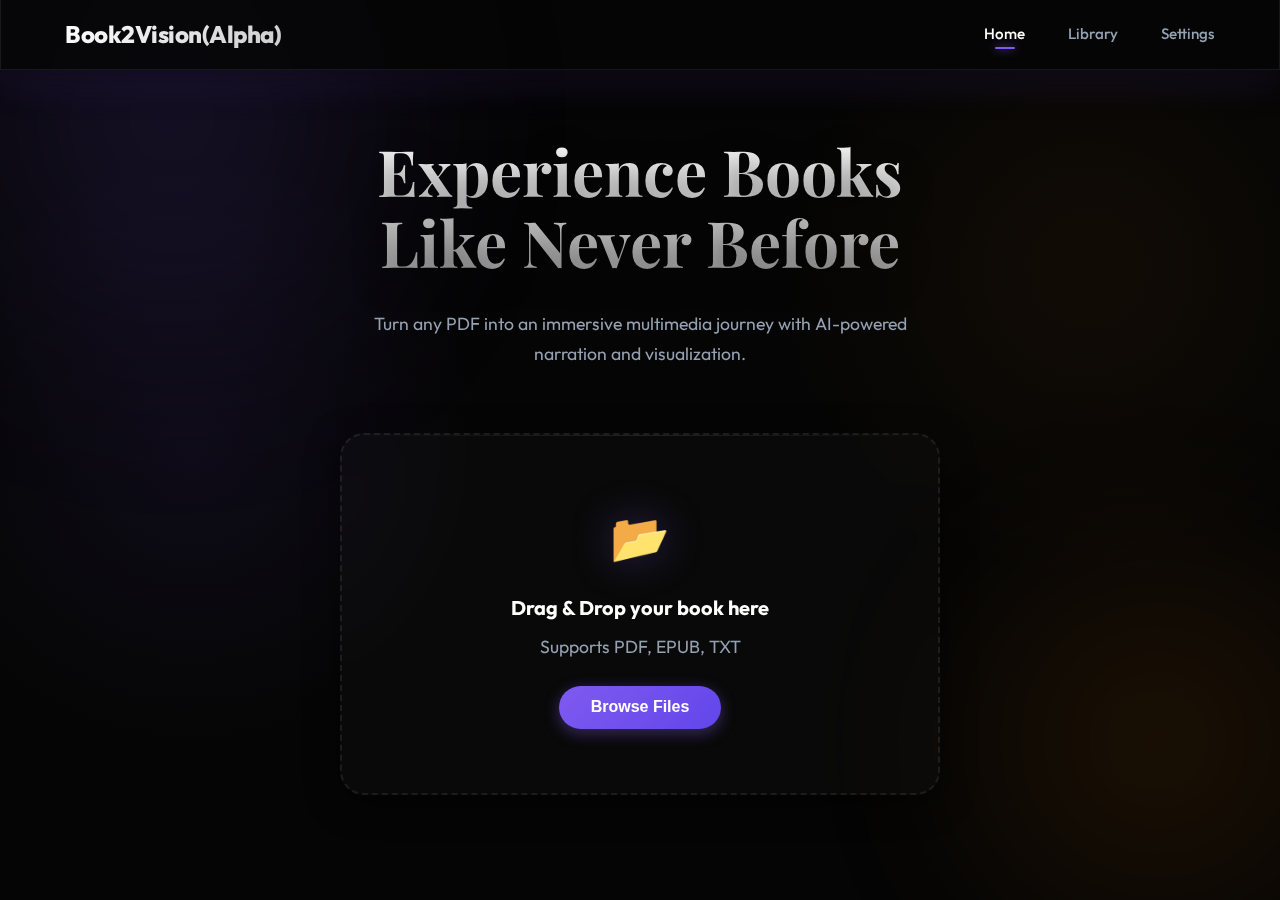
<file: web/index.html>
<!DOCTYPE html>
<html lang="en">

<head>
    <meta charset="UTF-8">
    <meta name="viewport" content="width=device-width, initial-scale=1.0">
    <title>Book2Vision | Transform Your Reading</title>
    <link rel="preconnect" href="https://fonts.googleapis.com">
    <link rel="preconnect" href="https://fonts.gstatic.com" crossorigin>
    <link
        href="https://fonts.googleapis.com/css2?family=Outfit:wght@300;400;600;700&family=Playfair+Display:wght@400;700&display=swap"
        rel="stylesheet">
    <link rel="stylesheet" href="style.css">
</head>

<body>

    <!-- Background Elements -->
    <div class="bg-orb orb-1"></div>
    <div class="bg-orb orb-2"></div>

    <!-- Navbar -->
    <nav class="navbar glass">
        <div class="logo">Book2Vision(Alpha)</div>
        <div class="hamburger" onclick="toggleMenu()">
            <span></span>
            <span></span>
            <span></span>
        </div>
        <div class="nav-links">
            <a href="#" class="active">Home</a>
            <a href="#">Library</a>
            <a href="#">Settings</a>
        </div>
    </nav>

    <!-- Hero / Upload Section -->
    <section id="hero" class="container">
        <div class="hero-content">
            <h1>Experience Books <br> Like Never Before</h1>
            <p>Turn any PDF into an immersive multimedia journey with AI-powered narration and visualization.</p>

            <div class="upload-zone glass" id="drop-zone">
                <div class="upload-icon">📂</div>
                <h3>Drag & Drop your book here</h3>
                <p>Supports PDF, EPUB, TXT</p>
                <input type="file" id="file-input" hidden>
                <button class="btn-primary" onclick="document.getElementById('file-input').click()">Browse
                    Files</button>
            </div>
            <div id="upload-status" class="hidden">
                <!-- From Uiverse.io by anand_4957 -->
                <div class="book">
                    <div class="book__pg-shadow"></div>
                    <div class="book__pg"></div>
                    <div class="book__pg book__pg--2"></div>
                    <div class="book__pg book__pg--3"></div>
                    <div class="book__pg book__pg--4"></div>
                    <div class="book__pg book__pg--5"></div>
                </div>
                <p style="margin-top: 2rem;">Analyzing your book...</p>
            </div>
        </div>
    </section>

    <!-- Dashboard (Hidden initially) -->
    <section id="dashboard" class="container hidden">

        <!-- Top Bar: Book Info & Settings -->
        <div class="dashboard-header glass">
            <div class="book-info">
                <h2 id="book-title">Book Title</h2>
                <p id="book-author">Author Name</p>
            </div>
            <div class="settings-group">
                <div class="setting-item">
                    <label>Voice ID</label>
                    <input type="text" id="voice-id-input" class="glass-input" value="21m00Tcm4TlvDq8ikWAM"
                        placeholder="Enter Voice ID" style="width: 150px;">
                </div>

                <div class="setting-item">
                    <label>Stability: <span id="stability-val">0.5</span></label>
                    <input type="range" id="stability-range" min="0" max="1" step="0.05" value="0.5">
                </div>

                <div class="setting-item">
                    <label>Similarity: <span id="similarity-val">0.75</span></label>
                    <input type="range" id="similarity-range" min="0" max="1" step="0.05" value="0.75">
                </div>

                <div class="setting-item">
                    <label>Style: <span id="style-val">0.0</span></label>
                    <input type="range" id="style-range" min="0" max="1" step="0.05" value="0.0">
                </div>

                <div class="setting-item">
                    <label>Boost</label>
                    <input type="checkbox" id="speaker-boost-check" checked>
                </div>

                <div class="setting-item">
                    <label>Art Style</label>
                    <select id="style-select" class="glass-input">
                        <option value="storybook">Storybook</option>
                        <option value="cinematic">Cinematic</option>
                        <option value="anime">Anime</option>
                        <option value="watercolor">Watercolor</option>
                    </select>
                </div>
            </div>
        </div>

        <div class="dashboard-grid">
            <!-- Left: Entities -->
            <div class="panel-left glass">
                <h3>Characters</h3>
                <div id="entities-list" class="entities-grid">
                    <!-- Entities injected here -->
                </div>
            </div>

            <!-- Center: Audio Player & Q&A -->
            <div class="panel-center">
                <!-- Audio Player -->
                <div class="audio-player-ui glass">
                    <div class="player-header">
                        <h3>Audiobook Player</h3>
                        <button id="btn-audio" class="btn-sm">Generate Audio</button>
                    </div>
                    <div class="progress-container">
                        <div class="progress-bar" id="audio-progress"></div>
                    </div>
                    <div class="player-controls">
                        <button class="btn-control" onclick="skip(-15)">↺ 15s</button>
                        <button class="btn-play" id="btn-play-pause" onclick="toggleAudio()">▶</button>
                        <button class="btn-control" onclick="skip(15)">15s ↻</button>
                    </div>
                    <div class="time-display">0:00 / 0:00</div>
                    <!-- Hidden audio element for logic -->
                    <audio id="audio-player" hidden></audio>
                </div>

                <!-- Q&A Section -->
                <div class="qa-section glass">
                    <h3>Ask the Book</h3>
                    <div class="qa-input-wrapper">
                        <input type="text" placeholder="Ask a question about the story..." class="glass-input qa-input">
                        <button class="btn-send">→</button>
                    </div>
                    <div class="qa-suggestions">
                        <span class="chip">Why was Rex scared?</span>
                        <span class="chip">What happened after the meteor?</span>
                    </div>
                    <div class="qa-answer hidden" id="qa-answer">
                        <strong>Answer:</strong> <span id="qa-text">Rex was brave because...</span>
                    </div>
                </div>
            </div>

            <!-- Right: Generated Image -->
            <div class="panel-image glass">
                <div class="player-header">
                    <h3>Generated Image</h3>
                    <button id="btn-visuals" class="btn-sm">Generate</button>
                </div>
                <div class="image-display" id="image-display">
                    <div class="placeholder-text">Generating visuals...</div>
                </div>
            </div>
        </div>
    </section>

    <script src="script.js"></script>
</body>

</html>
</file>
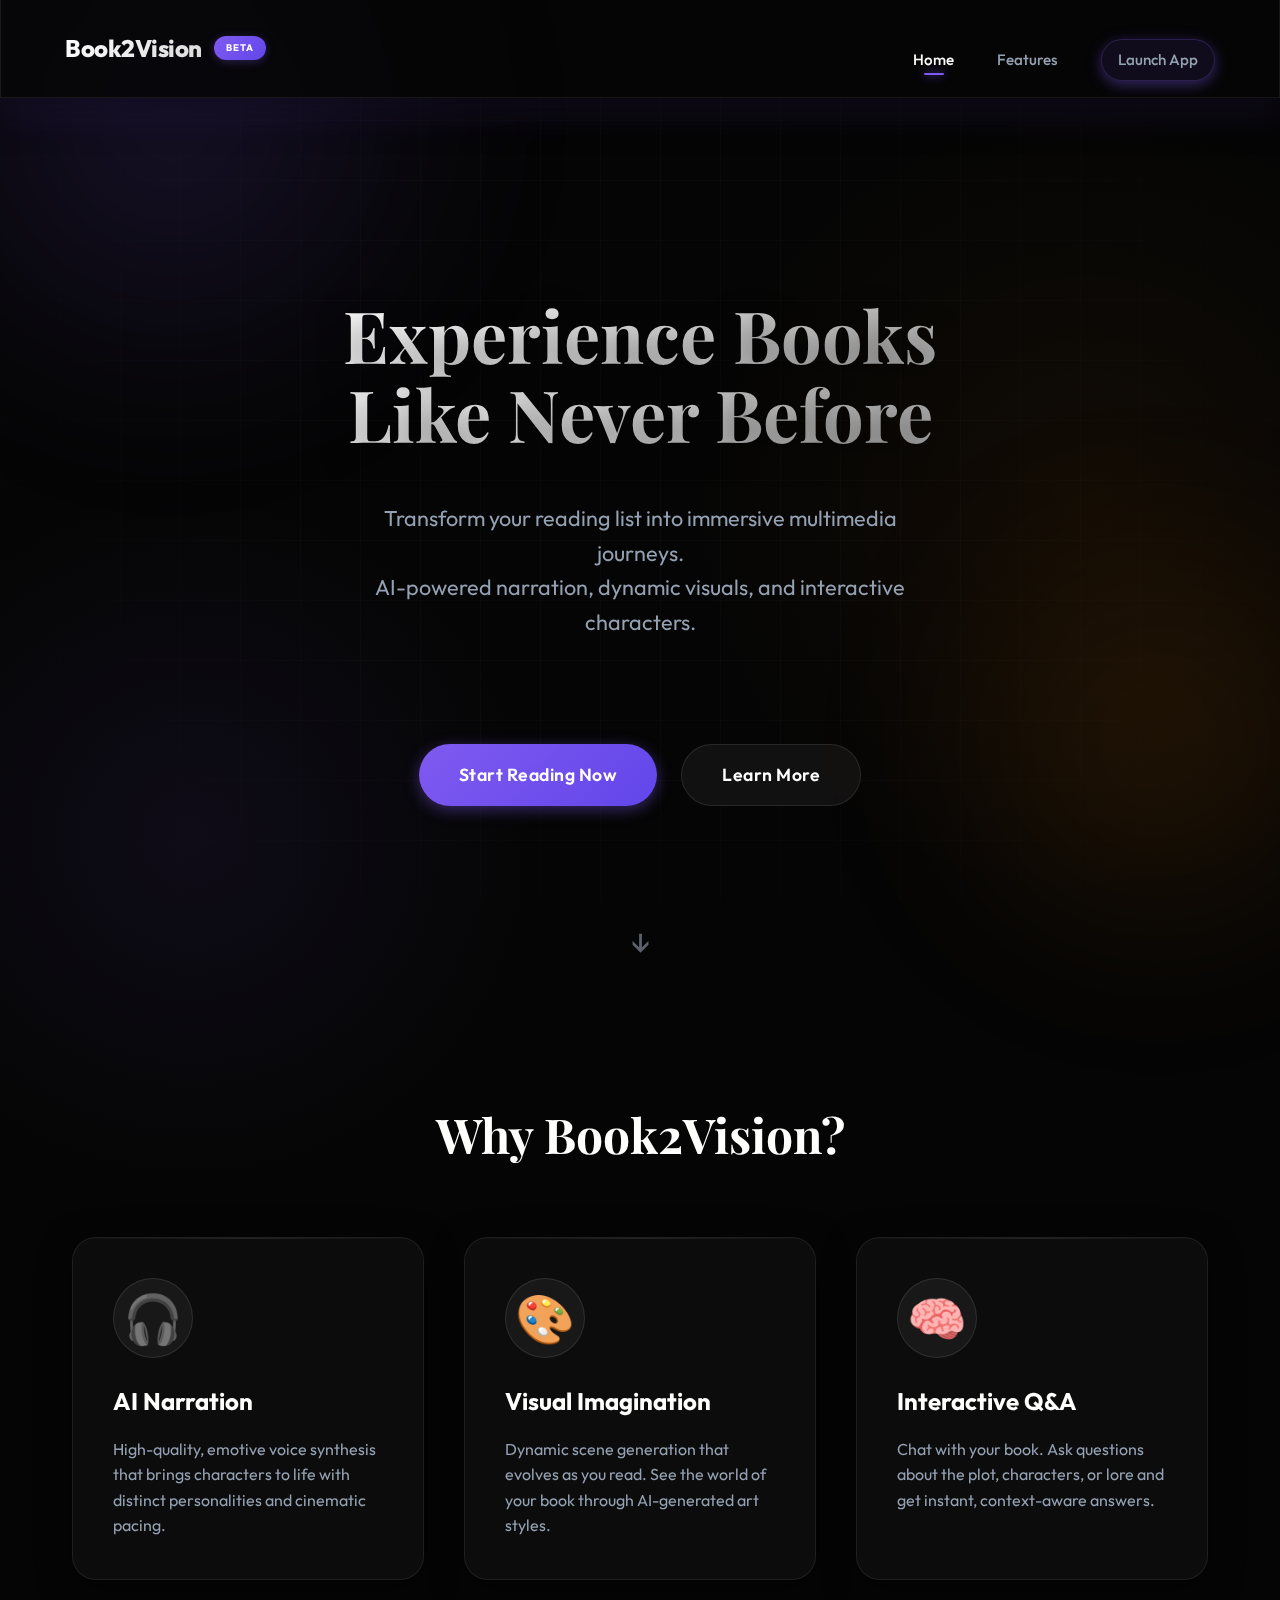
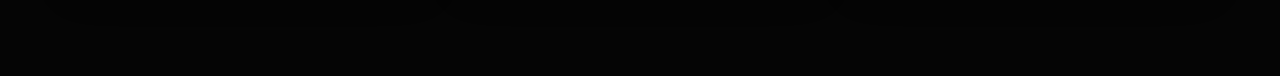
<file: web/landing.html>
<!DOCTYPE html>
<html lang="en">

<head>
    <meta charset="UTF-8">
    <meta name="viewport" content="width=device-width, initial-scale=1.0">
    <title>Book2Vision | Welcome</title>
    <link rel="preconnect" href="https://fonts.googleapis.com">
    <link rel="preconnect" href="https://fonts.gstatic.com" crossorigin>
    <link
        href="https://fonts.googleapis.com/css2?family=Outfit:wght@300;400;600;700&family=Playfair+Display:wght@400;700&display=swap"
        rel="stylesheet">
    <link rel="stylesheet" href="style.css">
    <style>
        /* Landing specific overrides */
        html {
            scroll-behavior: smooth;
        }

        .landing-hero {
            height: 100vh;
            display: flex;
            flex-direction: column;
            justify-content: center;
            align-items: center;
            text-align: center;
            padding: 0 2rem;
            position: relative;
        }

        .hero-content {
            max-width: 800px;
            z-index: 2;
        }

        .hero-content h1 {
            font-family: 'Playfair Display', serif;
            font-size: 4.5rem;
            margin-bottom: 1.5rem;
            line-height: 1.1;
            background: linear-gradient(135deg, #fff 0%, #a5a5a5 100%);
            -webkit-background-clip: text;
            -webkit-text-fill-color: transparent;
        }

        .hero-content p {
            font-size: 1.35rem;
            color: var(--text-muted);
            margin-bottom: 3rem;
            line-height: 1.6;
        }

        .scroll-indicator {
            position: absolute;
            bottom: 2rem;
            left: 50%;
            transform: translateX(-50%);
            font-size: 2rem;
            animation: bounce 2s infinite;
            opacity: 0.6;
            color: var(--text-muted);
        }

        @keyframes bounce {

            0%,
            20%,
            50%,
            80%,
            100% {
                transform: translateX(-50%) translateY(0);
            }

            40% {
                transform: translateX(-50%) translateY(-10px);
            }

            60% {
                transform: translateX(-50%) translateY(-5px);
            }
        }

        .features-section {
            padding: 6rem 2rem;
            max-width: 1200px;
            margin: 0 auto;
        }

        .features-grid {
            display: grid;
            grid-template-columns: repeat(auto-fit, minmax(300px, 1fr));
            gap: 2.5rem;
        }

        .feature-card {
            padding: 2.5rem;
            text-align: left;
            transition: transform 0.3s ease, box-shadow 0.3s ease;
            height: 100%;
            display: flex;
            flex-direction: column;
            background: rgba(255, 255, 255, 0.03);
            /* Slightly lighter glass */
        }

        .feature-card:hover {
            transform: translateY(-8px);
            box-shadow: 0 20px 40px rgba(0, 0, 0, 0.3);
            border-color: var(--primary);
        }

        .feature-icon {
            font-size: 3rem;
            margin-bottom: 1.5rem;
            display: inline-block;
            background: rgba(255, 255, 255, 0.05);
            width: 80px;
            height: 80px;
            display: flex;
            align-items: center;
            justify-content: center;
            border-radius: 50%;
            border: 1px solid rgba(255, 255, 255, 0.1);
        }

        .feature-card h3 {
            font-size: 1.5rem;
            margin-bottom: 1rem;
            color: var(--text-main);
        }

        .feature-card p {
            color: var(--text-muted);
            line-height: 1.6;
            font-size: 1rem;
        }

        .section-title {
            text-align: center;
            font-family: 'Playfair Display', serif;
            font-size: 3rem;
            margin-bottom: 4rem;
        }

        /* Premium Button Styles */
        .btn-group {
            display: flex;
            gap: 1.5rem;
            justify-content: center;
            margin-top: 2rem;
        }

        .landing-btn {
            padding: 1rem 2.5rem;
            font-size: 1.1rem;
            font-weight: 600;
            border-radius: 50px;
            text-decoration: none;
            transition: all 0.3s cubic-bezier(0.25, 0.8, 0.25, 1);
            position: relative;
            overflow: hidden;
            letter-spacing: 0.5px;
            display: inline-flex;
            align-items: center;
            justify-content: center;
        }

        .btn-glow {
            background: linear-gradient(135deg, #7F5AF0 0%, #6246EA 100%);
            color: white;
            border: none;
            box-shadow: 0 4px 15px rgba(127, 90, 240, 0.4);
        }

        .btn-glow:hover {
            transform: translateY(-3px);
            box-shadow: 0 8px 25px rgba(127, 90, 240, 0.6);
        }

        .btn-glass {
            background: rgba(255, 255, 255, 0.05);
            border: 1px solid rgba(255, 255, 255, 0.1);
            color: white;
            backdrop-filter: blur(10px);
        }

        .btn-glass:hover {
            background: rgba(255, 255, 255, 0.1);
            border-color: rgba(255, 255, 255, 0.3);
            transform: translateY(-3px);
        }

        /* Responsive Design */
        @media (max-width: 768px) {
            .hero-content h1 {
                font-size: 2.8rem;
            }

            .btn-group {
                flex-direction: column;
                width: 100%;
                max-width: 300px;
                margin-left: auto;
                margin-right: auto;
            }

            .landing-btn {
                width: 100%;
            }
        }
    </style>
</head>

<body>

    <!-- Background Elements -->
    <div class="bg-orb orb-1"></div>
    <div class="bg-orb orb-2"></div>
    <div class="bg-grid"></div>

    <!-- Navbar -->
    <nav class="navbar glass">
        <div class="logo">Book2Vision <span class="badge">Beta</span></div>
        <div class="nav-links">
            <a href="#" class="active">Home</a>
            <a href="#features">Features</a>
            <a href="modes.html" class="btn-sm btn-primary">Launch App</a>
        </div>
    </nav>

    <!-- Hero Section -->
    <header class="landing-hero">
        <div class="hero-content fade-in">
            <h1>Experience Books <br> Like Never Before</h1>
            <p>Transform your reading list into immersive multimedia journeys. <br> AI-powered narration, dynamic
                visuals, and interactive characters.</p>

            <div class="btn-group">
                <a href="modes.html" class="landing-btn btn-glow">
                    Start Reading Now
                </a>
                <a href="#features" class="landing-btn btn-glass">
                    Learn More
                </a>
            </div>
        </div>

        <div class="scroll-indicator">↓</div>
    </header>

    <!-- Features Section (Now Outside Header) -->
    <section id="features" class="features-section fade-in">
        <h2 class="section-title">Why Book2Vision?</h2>
        <div class="features-grid">
            <div class="feature-card glass">
                <span class="feature-icon">🎧</span>
                <h3>AI Narration</h3>
                <p>High-quality, emotive voice synthesis that brings characters to life with distinct personalities
                    and cinematic pacing.</p>
            </div>

            <div class="feature-card glass">
                <span class="feature-icon">🎨</span>
                <h3>Visual Imagination</h3>
                <p>Dynamic scene generation that evolves as you read. See the world of your book through
                    AI-generated art styles.</p>
            </div>

            <div class="feature-card glass">
                <span class="feature-icon">🧠</span>
                <h3>Interactive Q&A</h3>
                <p>Chat with your book. Ask questions about the plot, characters, or lore and get instant,
                    context-aware answers.</p>
            </div>
        </div>
    </section>

</body>

</html>
</file>
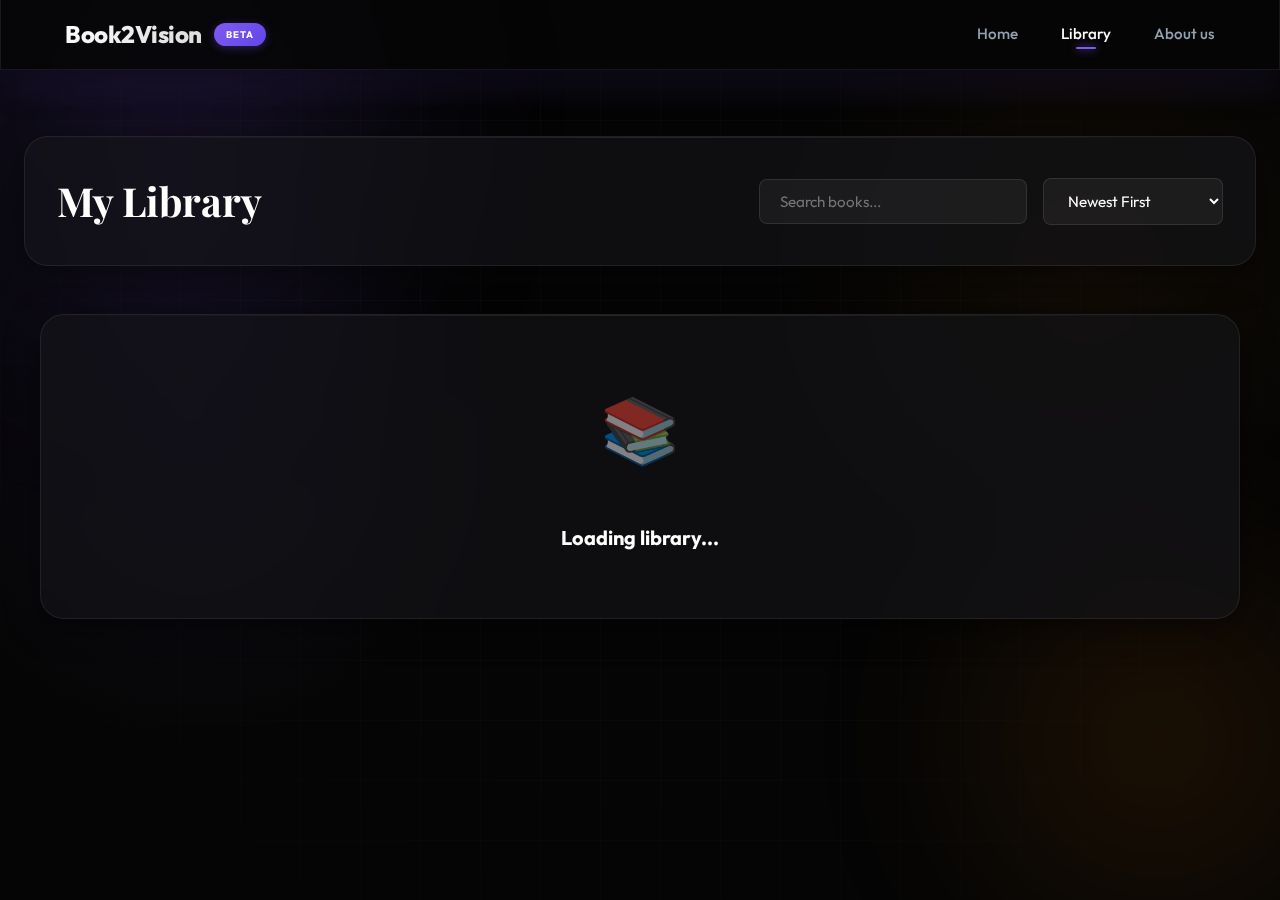
<file: web/library.html>
<!DOCTYPE html>
<html lang="en">

<head>
    <meta charset="UTF-8">
    <meta name="viewport" content="width=device-width, initial-scale=1.0">
    <title>My Library | Book2Vision</title>
    <meta name="description" content="Your personal library of AI-enhanced books.">
    <link rel="preconnect" href="https://fonts.googleapis.com">
    <link rel="preconnect" href="https://fonts.gstatic.com" crossorigin>
    <link
        href="https://fonts.googleapis.com/css2?family=Outfit:wght@300;400;500;600;700&family=Playfair+Display:wght@400;700&display=swap"
        rel="stylesheet">
    <link rel="stylesheet" href="style.css?v=19">
    <style>
        /* Library-specific styles */
        .library-header {
            margin-bottom: 3rem;
            padding: 2rem;
            display: flex;
            justify-content: space-between;
            align-items: center;
            flex-wrap: wrap;
            gap: 1.5rem;
        }

        .library-header h2 {
            font-family: 'Playfair Display', serif;
            font-size: 2.5rem;
            margin: 0;
        }

        .library-controls {
            display: flex;
            gap: 1rem;
            flex-wrap: wrap;
        }

        .glass-input {
            padding: 0.75rem 1.25rem;
            background: rgba(255, 255, 255, 0.05);
            border: 1px solid rgba(255, 255, 255, 0.1);
            border-radius: var(--radius-sm);
            color: var(--text-main);
            font-size: 0.95rem;
            transition: var(--transition);
        }

        .glass-input:focus {
            outline: none;
            border-color: var(--primary);
            background: rgba(255, 255, 255, 0.08);
        }

        #library-search {
            min-width: 250px;
        }

        /* Enhanced Book Cards */
        .library-grid {
            display: grid;
            grid-template-columns: repeat(auto-fill, minmax(220px, 1fr));
            gap: 2.5rem;
            margin-top: 2rem;
        }

        .book-card {
            background: transparent;
            border: none;
            border-radius: var(--radius-md);
            padding: 0;
            overflow: visible;
            transition: all 0.3s ease;
            display: flex;
            flex-direction: column;
            height: auto;
            position: relative;
        }

        .book-card:hover {
            transform: translateY(-8px);
        }

        .book-thumbnail {
            width: 100%;
            aspect-ratio: 2 / 3;
            background: linear-gradient(135deg, rgba(127, 90, 240, 0.1), rgba(44, 182, 125, 0.1));
            border-radius: var(--radius-md);
            overflow: hidden;
            position: relative;
            box-shadow: 0 10px 30px rgba(0, 0, 0, 0.3);
            border: 1px solid rgba(255, 255, 255, 0.1);
            transition: var(--transition);
        }

        .book-card:hover .book-thumbnail {
            box-shadow: 0 20px 40px rgba(127, 90, 240, 0.25);
            border-color: rgba(127, 90, 240, 0.4);
        }

        .book-thumbnail img {
            width: 100%;
            height: 100%;
            object-fit: cover;
            transition: transform 0.5s ease;
        }

        .book-card:hover .book-thumbnail img {
            transform: scale(1.05);
        }

        .book-thumbnail.no-image {
            background: linear-gradient(135deg, #2a2a3e 0%, #1a1a2e 100%);
            display: flex;
            align-items: center;
            justify-content: center;
            flex-direction: column;
            gap: 1rem;
            padding: 1rem;
            text-align: center;
        }

        .poster-placeholder-text {
            font-family: 'Playfair Display', serif;
            font-size: 1.5rem;
            color: rgba(255, 255, 255, 0.2);
            line-height: 1.2;
        }

        .book-content {
            padding: 1.25rem 0.5rem 0.5rem;
            flex: 1;
            display: flex;
            flex-direction: column;
            text-align: center;
        }

        .book-title {
            font-family: 'Playfair Display', serif;
            font-size: 1.1rem;
            font-weight: 700;
            margin-bottom: 0.3rem;
            color: var(--text-main);
            overflow: hidden;
            text-overflow: ellipsis;
            display: -webkit-box;
            -webkit-line-clamp: 2;
            -webkit-box-orient: vertical;
            line-height: 1.3;
        }

        .book-author {
            color: var(--text-muted);
            font-size: 0.8rem;
            text-transform: uppercase;
            letter-spacing: 1px;
            margin-bottom: 1rem;
        }

        .book-footer {
            margin-top: auto;
            display: flex;
            justify-content: space-between;
            align-items: center;
            font-size: 0.8rem;
            color: var(--text-muted);
            border-top: 1px solid rgba(255, 255, 255, 0.05);
            padding-top: 0.8rem;
        }

        .btn-open-link {
            color: var(--primary);
            text-decoration: none;
            font-weight: 600;
            transition: var(--transition);
            display: inline-flex;
            align-items: center;
            gap: 0.25rem;
        }

        .btn-open-link:hover {
            color: var(--primary-hover);
            transform: translateX(3px);
        }

        /* Hover Actions Overlay */
        .book-actions-overlay {
            position: absolute;
            top: 0;
            left: 0;
            width: 100%;
            height: 100%;
            background: rgba(0, 0, 0, 0.6);
            backdrop-filter: blur(4px);
            display: flex;
            flex-direction: column;
            align-items: center;
            justify-content: center;
            gap: 1rem;
            opacity: 0;
            transition: var(--transition);
            border-radius: var(--radius-md);
        }

        .book-thumbnail:hover .book-actions-overlay {
            opacity: 1;
        }

        .btn-action-round {
            width: 48px;
            height: 48px;
            border-radius: 50%;
            background: rgba(255, 255, 255, 0.1);
            border: 1px solid rgba(255, 255, 255, 0.2);
            color: white;
            display: flex;
            align-items: center;
            justify-content: center;
            font-size: 1.2rem;
            cursor: pointer;
            transition: var(--transition-bounce);
        }

        .btn-action-round:hover {
            background: var(--primary);
            border-color: var(--primary);
            transform: scale(1.1);
        }

        .btn-generate-poster {
            position: absolute;
            top: 10px;
            right: 10px;
            background: rgba(0, 0, 0, 0.5);
            border: 1px solid rgba(255, 255, 255, 0.2);
            color: white;
            border-radius: var(--radius-round);
            padding: 0.4rem 0.8rem;
            font-size: 0.7rem;
            cursor: pointer;
            backdrop-filter: blur(4px);
            transition: var(--transition);
            display: flex;
            align-items: center;
            gap: 0.4rem;
            z-index: 2;
        }

        .btn-generate-poster:hover {
            background: var(--primary);
            border-color: var(--primary);
        }

        .book-meta {
            display: flex;
            gap: 1rem;
            margin-bottom: 1rem;
            flex-wrap: wrap;
        }

        .meta-badge {
            display: inline-flex;
            align-items: center;
            gap: 0.5rem;
            padding: 0.4rem 0.8rem;
            background: rgba(255, 255, 255, 0.05);
            border-radius: var(--radius-round);
            font-size: 0.85rem;
            color: var(--text-muted);
        }

        .characters-preview {
            display: flex;
            gap: 0.5rem;
            margin-top: auto;
            padding-top: 1rem;
            border-top: 1px solid rgba(255, 255, 255, 0.05);
        }

        .character-avatar {
            width: 32px;
            height: 32px;
            border-radius: 50%;
            background: rgba(127, 90, 240, 0.2);
            display: flex;
            align-items: center;
            justify-content: center;
            font-size: 1rem;
            border: 2px solid rgba(255, 255, 255, 0.1);
        }

        .book-actions {
            padding: 1rem 1.5rem;
            background: rgba(0, 0, 0, 0.2);
            border-top: 1px solid rgba(255, 255, 255, 0.05);
            display: flex;
            gap: 0.75rem;
        }

        .btn-open-book {
            flex: 1;
            padding: 0.75rem 1.5rem;
            background: linear-gradient(135deg, #7F5AF0 0%, #6246EA 100%);
            color: white;
            border: none;
            border-radius: var(--radius-sm);
            font-weight: 600;
            cursor: pointer;
            transition: all 0.3s ease;
            text-decoration: none;
            text-align: center;
            display: inline-flex;
            align-items: center;
            justify-content: center;
            gap: 0.5rem;
        }

        .btn-open-book:hover {
            transform: translateY(-2px);
            box-shadow: 0 5px 15px rgba(127, 90, 240, 0.4);
        }

        .btn-delete {
            padding: 0.75rem;
            background: rgba(239, 69, 101, 0.1);
            border: 1px solid rgba(239, 69, 101, 0.2);
            color: var(--danger);
            border-radius: var(--radius-sm);
            cursor: pointer;
            transition: all 0.3s ease;
        }

        .btn-delete:hover {
            background: rgba(239, 69, 101, 0.2);
        }

        .library-empty-state {
            grid-column: 1 / -1;
            text-align: center;
            padding: 4rem 2rem;
        }

        .icon-large {
            font-size: 4rem;
            margin-bottom: 1rem;
            opacity: 0.5;
        }

        @media (max-width: 768px) {
            .library-grid {
                grid-template-columns: 1fr;
            }

            .library-header {
                flex-direction: column;
                align-items: flex-start;
            }
        }
    </style>
</head>

<body>

    <!-- Background Elements -->
    <div class="bg-orb orb-1" aria-hidden="true"></div>
    <div class="bg-orb orb-2" aria-hidden="true"></div>
    <div class="bg-grid" aria-hidden="true"></div>

    <!-- Navbar -->
    <nav class="navbar glass" aria-label="Main navigation">
        <div class="logo">Book2Vision <span class="badge">Beta</span></div>
        <div class="hamburger" onclick="toggleMenu()" aria-label="Toggle menu" role="button" tabindex="0">
            <span></span>
            <span></span>
            <span></span>
        </div>
        <div class="nav-links">
            <a href="index.html">Home</a>
            <a href="library.html" class="active" aria-current="page">Library</a>
            <a href="about.html">About us</a>
        </div>
    </nav>

    <!-- Toast Notification Container -->
    <div id="toast-container" aria-live="polite"></div>

    <main>
        <!-- Library Section -->
        <section id="library" class="container fade-in">
            <div class="library-header glass">
                <h2>My Library</h2>
                <div class="library-controls">
                    <input type="text" id="library-search" placeholder="Search books..." class="glass-input"
                        oninput="filterLibrary()" aria-label="Search books">
                    <select id="library-sort" class="glass-input" onchange="sortLibrary()" aria-label="Sort books">
                        <option value="date-desc">Newest First</option>
                        <option value="date-asc">Oldest First</option>
                        <option value="title-asc">A-Z</option>
                    </select>
                </div>
            </div>

            <div id="library-grid" class="library-grid" aria-label="Book library grid">
                <!-- Books injected here -->
                <div class="library-empty-state glass">
                    <div class="icon-large" aria-hidden="true">📚</div>
                    <h3>Loading library...</h3>
                </div>
            </div>
        </section>
    </main>

    <script src="script.js?v=12"></script>
    <script>
        // Explicit library initialization
        console.log('Library page loaded, calling fetchLibrary()');
        if (typeof fetchLibrary === 'function') {
            fetchLibrary();
        } else {
            console.error('fetchLibrary function not found!');
        }
    </script>
</body>

</html>
</file>
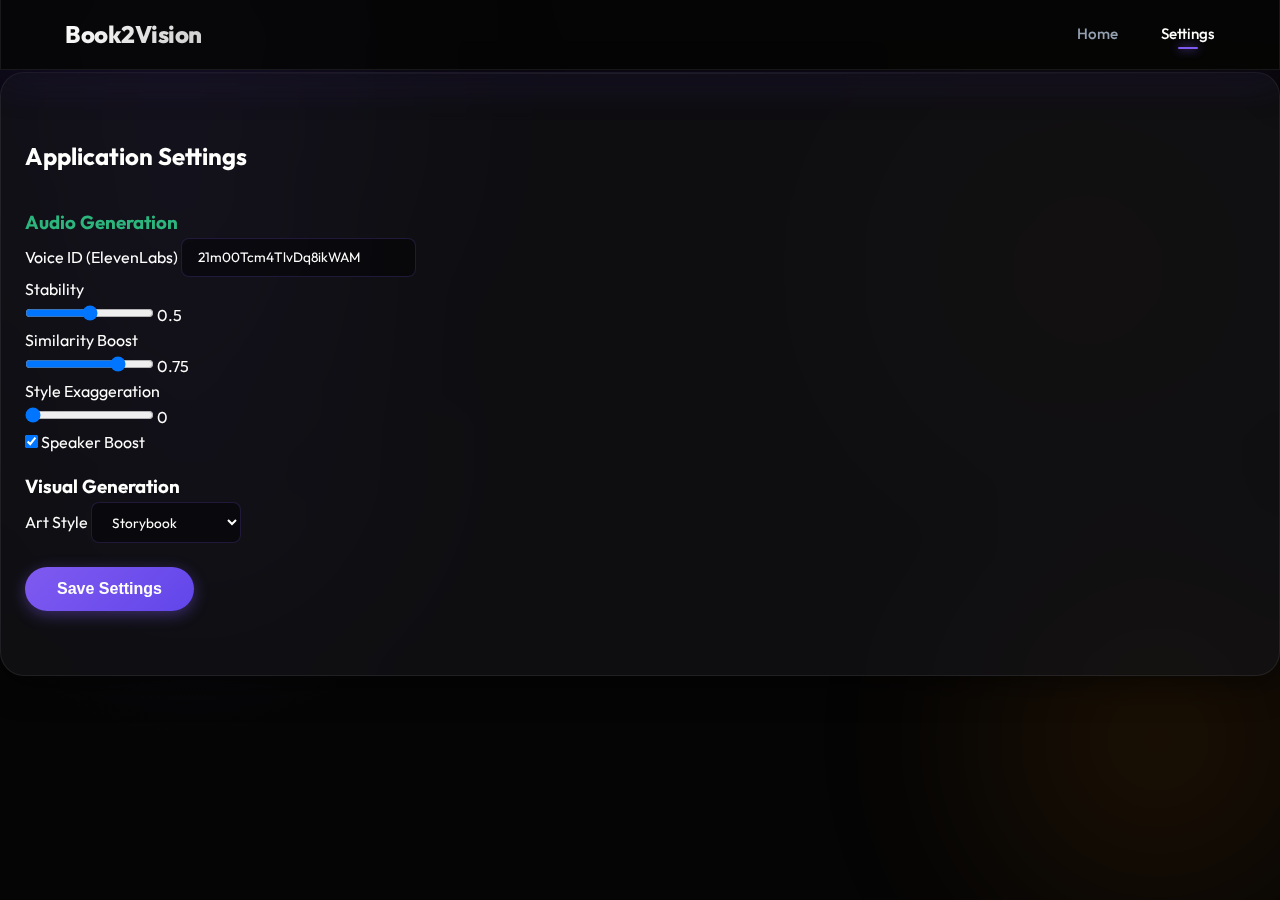
<file: web/settings.html>
<!DOCTYPE html>
<html lang="en">

<head>
    <meta charset="UTF-8">
    <meta name="viewport" content="width=device-width, initial-scale=1.0">
    <title>Book2Vision | Settings</title>
    <link rel="preconnect" href="https://fonts.googleapis.com">
    <link rel="preconnect" href="https://fonts.gstatic.com" crossorigin>
    <link
        href="https://fonts.googleapis.com/css2?family=Outfit:wght@300;400;600;700&family=Playfair+Display:wght@400;700&display=swap"
        rel="stylesheet">
    <link rel="stylesheet" href="style.css">
</head>

<body>

    <!-- Background Elements -->
    <div class="bg-orb orb-1"></div>
    <div class="bg-orb orb-2"></div>

    <!-- Navbar -->
    <nav class="navbar glass">
        <div class="logo">Book2Vision</div>
        <div class="nav-links">
            <a href="index.html">Home</a>
            <a href="#" class="active">Settings</a>
        </div>
    </nav>

    <!-- Settings Section -->
    <section class="container settings-container glass">
        <h2 style="margin-bottom: 2rem;">Application Settings</h2>

        <div class="settings-form">
            <!-- Audio Settings -->
            <h3 style="color: var(--secondary);">Audio Generation</h3>

            <div class="form-group">
                <label for="voice-id">Voice ID (ElevenLabs)</label>
                <input type="text" id="voice-id" class="glass-input" placeholder="Enter Voice ID">
            </div>

            <div class="form-group">
                <label>Stability</label>
                <div class="range-wrapper">
                    <input type="range" id="stability" min="0" max="1" step="0.05">
                    <span class="value-display" id="stability-val">0.5</span>
                </div>
            </div>

            <div class="form-group">
                <label>Similarity Boost</label>
                <div class="range-wrapper">
                    <input type="range" id="similarity" min="0" max="1" step="0.05">
                    <span class="value-display" id="similarity-val">0.75</span>
                </div>
            </div>

            <div class="form-group">
                <label>Style Exaggeration</label>
                <div class="range-wrapper">
                    <input type="range" id="style" min="0" max="1" step="0.05">
                    <span class="value-display" id="style-val">0.0</span>
                </div>
            </div>

            <div class="form-group" style="flex-direction: row; align-items: center; gap: 1rem;">
                <input type="checkbox" id="speaker-boost" style="width: auto;">
                <label for="speaker-boost" style="margin: 0;">Speaker Boost</label>
            </div>

            <!-- Visual Settings -->
            <h3 style="color: var(--accent-pink); margin-top: 1rem;">Visual Generation</h3>

            <div class="form-group">
                <label for="art-style">Art Style</label>
                <select id="art-style" class="glass-input">
                    <option value="storybook">Storybook</option>
                    <option value="cinematic">Cinematic</option>
                    <option value="anime">Anime</option>
                    <option value="watercolor">Watercolor</option>
                    <option value="cyberpunk">Cyberpunk</option>
                </select>
            </div>

            <button id="btn-save" class="btn-primary btn-save">Save Settings</button>
        </div>
    </section>

    <script src="script.js?v=12"></script>
    <script>
        // Inline script to initialize settings page specifically
        document.addEventListener('DOMContentLoaded', () => {
            const saveBtn = document.getElementById('btn-save');

            // Check if we are on the settings page by looking for the save button
            if (saveBtn) {
                console.log("Settings page detected, initializing UI...");
                loadSettingsUI();

                saveBtn.addEventListener('click', () => {
                    saveSettingsUI();
                    showToast('Settings saved successfully!');
                });

                // Range slider value updates
                ['stability', 'similarity', 'style'].forEach(id => {
                    const slider = document.getElementById(id);
                    const display = document.getElementById(`${id}-val`);
                    if (slider && display) {
                        slider.addEventListener('input', () => {
                            display.textContent = slider.value;
                        });
                    }
                });
            }
        });
    </script>
</body>

</html>
</file>
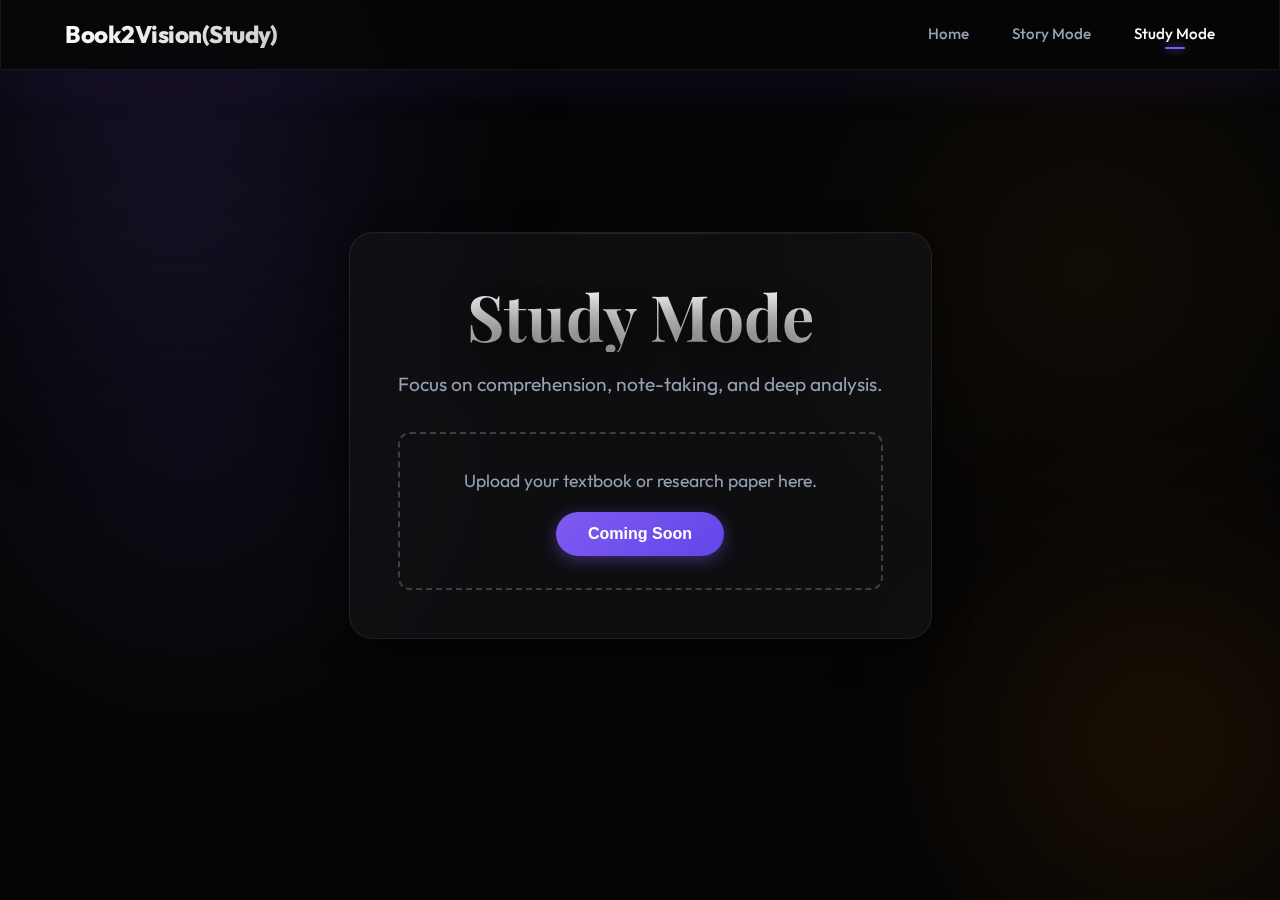
<file: web/study.html>
<!DOCTYPE html>
<html lang="en">

<head>
    <meta charset="UTF-8">
    <meta name="viewport" content="width=device-width, initial-scale=1.0">
    <title>Book2Vision | Study Mode</title>
    <link rel="preconnect" href="https://fonts.googleapis.com">
    <link rel="preconnect" href="https://fonts.gstatic.com" crossorigin>
    <link
        href="https://fonts.googleapis.com/css2?family=Outfit:wght@300;400;600;700&family=Playfair+Display:wght@400;700&display=swap"
        rel="stylesheet">
    <link rel="stylesheet" href="style.css">
</head>

<body>

    <!-- Background Elements -->
    <div class="bg-orb orb-1"></div>
    <div class="bg-orb orb-2"></div>

    <!-- Navbar -->
    <nav class="navbar glass">
        <div class="logo">Book2Vision(Study)</div>
        <div class="hamburger" onclick="toggleMenu()">
            <span></span>
            <span></span>
            <span></span>
        </div>
        <div class="nav-links">
            <a href="landing.html">Home</a>
            <a href="index.html">Story Mode</a>
            <a href="study.html" class="active">Study Mode</a>
        </div>
    </nav>

    <section class="container" style="text-align: center; padding-top: 10rem;">
        <div class="glass" style="padding: 3rem; display: inline-block;">
            <h1>Study Mode</h1>
            <p style="margin-top: 1rem; font-size: 1.2rem; color: var(--text-muted);">
                Focus on comprehension, note-taking, and deep analysis.
            </p>
            <div
                style="margin-top: 2rem; padding: 2rem; border: 2px dashed rgba(255,255,255,0.2); border-radius: 12px;">
                <p>Upload your textbook or research paper here.</p>
                <button class="btn-primary" style="margin-top: 1rem;">Coming Soon</button>
            </div>
        </div>
    </section>

    <script src="script.js"></script>
</body>

</html>
</file>
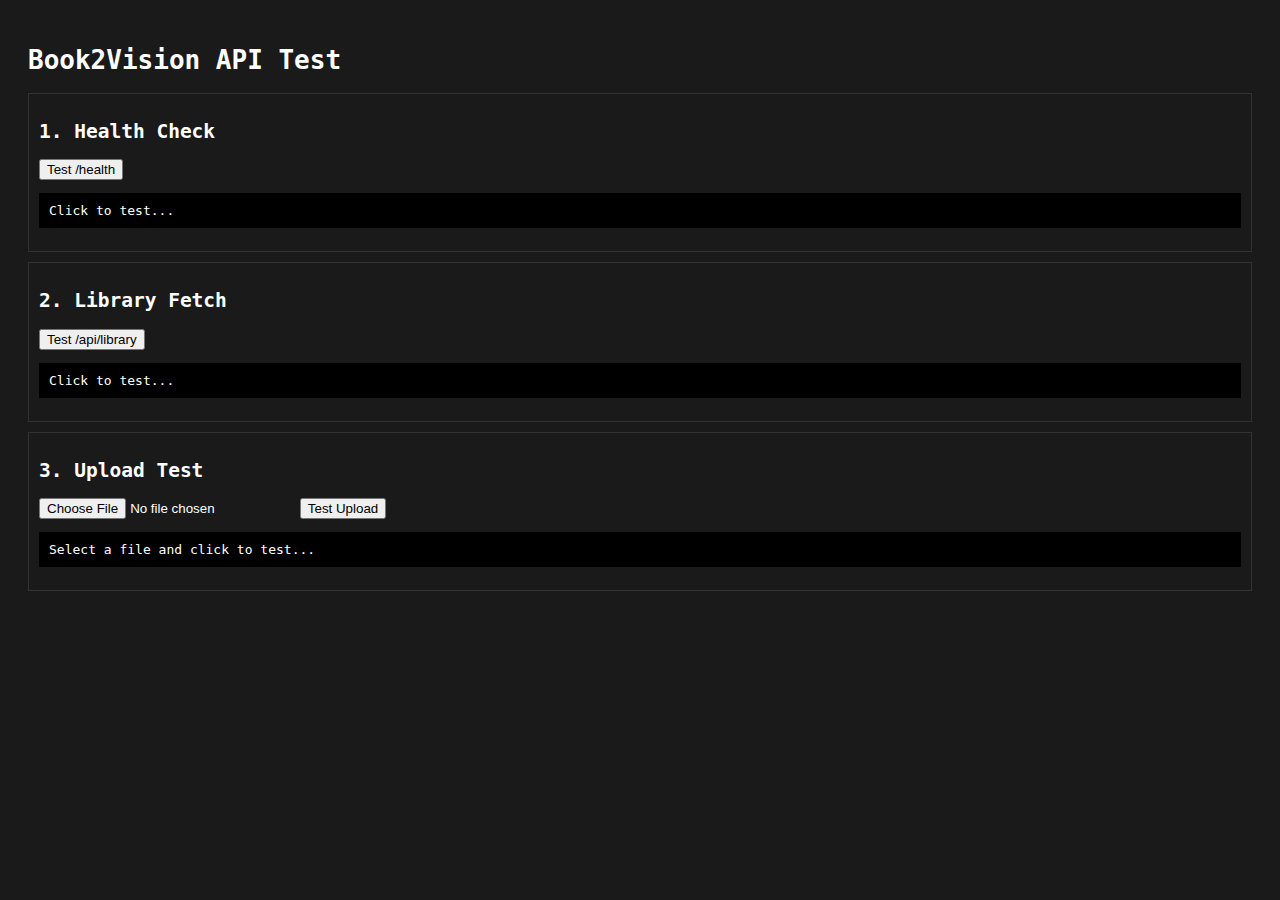
<file: web/test_api.html>
<!DOCTYPE html>
<html>

<head>
    <title>API Test</title>
    <style>
        body {
            font-family: monospace;
            padding: 20px;
            background: #1a1a1a;
            color: #fff;
        }

        .test {
            margin: 10px 0;
            padding: 10px;
            border: 1px solid #333;
        }

        .success {
            background: #1a3a1a;
        }

        .error {
            background: #3a1a1a;
        }

        pre {
            background: #000;
            padding: 10px;
            overflow-x: auto;
        }
    </style>
</head>

<body>
    <h1>Book2Vision API Test</h1>

    <div id="health-test" class="test">
        <h2>1. Health Check</h2>
        <button onclick="testHealth()">Test /health</button>
        <pre id="health-result">Click to test...</pre>
    </div>

    <div id="library-test" class="test">
        <h2>2. Library Fetch</h2>
        <button onclick="testLibrary()">Test /api/library</button>
        <pre id="library-result">Click to test...</pre>
    </div>

    <div id="upload-test" class="test">
        <h2>3. Upload Test</h2>
        <input type="file" id="file-input" accept=".pdf,.epub,.txt">
        <button onclick="testUpload()">Test Upload</button>
        <pre id="upload-result">Select a file and click to test...</pre>
    </div>

    <script>
        async function testHealth() {
            const result = document.getElementById('health-result');
            const container = document.getElementById('health-test');
            try {
                result.textContent = 'Testing...';
                const res = await fetch('/health');
                const data = await res.json();
                result.textContent = JSON.stringify(data, null, 2);
                container.className = 'test success';
            } catch (e) {
                result.textContent = 'Error: ' + e.message;
                container.className = 'test error';
            }
        }

        async function testLibrary() {
            const result = document.getElementById('library-result');
            const container = document.getElementById('library-test');
            try {
                result.textContent = 'Testing...';
                const res = await fetch('/api/library');
                if (!res.ok) {
                    throw new Error(`HTTP ${res.status}: ${await res.text()}`);
                }
                const data = await res.json();
                result.textContent = `Found ${data.books.length} books:\n\n` + JSON.stringify(data, null, 2);
                container.className = 'test success';
            } catch (e) {
                result.textContent = 'Error: ' + e.message + '\n\nStack: ' + e.stack;
                container.className = 'test error';
            }
        }

        async function testUpload() {
            const result = document.getElementById('upload-result');
            const container = document.getElementById('upload-test');
            const fileInput = document.getElementById('file-input');

            if (!fileInput.files.length) {
                result.textContent = 'Please select a file first!';
                return;
            }

            try {
                result.textContent = 'Uploading...';
                const formData = new FormData();
                formData.append('file', fileInput.files[0]);

                const res = await fetch('/api/upload', {
                    method: 'POST',
                    body: formData
                });

                if (!res.ok) {
                    const err = await res.json();
                    throw new Error(err.detail || `HTTP ${res.status}`);
                }

                const data = await res.json();
                result.textContent = 'Success!\n\n' + JSON.stringify(data, null, 2);
                container.className = 'test success';
            } catch (e) {
                result.textContent = 'Error: ' + e.message + '\n\nStack: ' + e.stack;
                container.className = 'test error';
            }
        }
    </script>
</body>

</html>
</file>
<file: web/style.css>
﻿:root {
  /* --- Color Palette (Premium Dark Mode) --- */
  --primary: #7F5AF0;
  /* Vivid Purple */
  --primary-hover: #6246EA;
  --secondary: #2CB67D;
  /* Success Green */
  --accent: #FF8906;
  /* Vibrant Orange */
  --danger: #EF4565;
  /* Red */

  --bg-dark: #050505;
  /* Ultra Deep Background */
  --bg-card: rgba(22, 22, 26, 0.6);
  /* Semi-transparent Card */

  --text-main: #FFFFFE;
  /* High Contrast Text */
  --text-muted: #94A1B2;
  /* Secondary Text */
  --text-on-primary: #FFFFFE;

  /* --- Glassmorphism --- */
  --glass-bg: rgba(20, 20, 25, 0.65);
  --glass-border: rgba(255, 255, 255, 0.08);
  --glass-shadow: 0 8px 32px 0 rgba(0, 0, 0, 0.5);
  --glass-blur: 24px;
  --glass-highlight: rgba(255, 255, 255, 0.03);

  /* --- Spacing System --- */
  --space-xs: 0.5rem;
  --space-sm: 1rem;
  --space-md: 1.5rem;
  --space-lg: 2.5rem;
  --space-xl: 4rem;

  /* --- Radius --- */
  --radius-lg: 24px;
  --radius-md: 16px;
  --radius-sm: 8px;
  --radius-round: 50px;

  /* --- Transitions --- */
  --transition: all 0.3s cubic-bezier(0.25, 0.8, 0.25, 1);
  --transition-bounce: all 0.4s cubic-bezier(0.34, 1.56, 0.64, 1);

  /* --- Gradients --- */
  --gradient-primary: linear-gradient(135deg, var(--primary), var(--primary-hover));
  --gradient-accent: linear-gradient(135deg, var(--accent), #FF5F1F);
  --gradient-glow: radial-gradient(circle at center, rgba(127, 90, 240, 0.4) 0%, transparent 70%);
}

* {
  margin: 0;
  padding: 0;
  box-sizing: border-box;
}

/* Accessibility: Focus Indicators */
:focus-visible {
  outline: 2px solid var(--primary);
  outline-offset: 4px;
  border-radius: 4px;
}

:focus:not(:focus-visible) {
  outline: none;
}

body {
  font-family: 'Outfit', sans-serif;
  background-color: var(--bg-dark);
  color: var(--text-main);
  min-height: 100vh;
  overflow-x: hidden;
  line-height: 1.6;
  -webkit-font-smoothing: antialiased;
  margin: 0;
  padding: 0;
  background-image:
    radial-gradient(circle at 15% 50%, rgba(127, 90, 240, 0.08), transparent 25%),
    radial-gradient(circle at 85% 30%, rgba(255, 137, 6, 0.05), transparent 25%);
}

/* --- Background Effects --- */
.bg-orb {
  position: fixed;
  border-radius: 50%;
  filter: blur(100px);
  z-index: -1;
  opacity: 0.4;
  animation: float 20s infinite ease-in-out;
  pointer-events: none;
}

.orb-1 {
  width: 600px;
  height: 600px;
  background: radial-gradient(circle, var(--primary) 0%, transparent 70%);
  top: -20%;
  left: -10%;
  opacity: 0.2;
}

.orb-2 {
  width: 500px;
  height: 500px;
  background: radial-gradient(circle, var(--accent) 0%, transparent 70%);
  bottom: -10%;
  right: -10%;
  animation-delay: -5s;
  opacity: 0.15;
}

.bg-grid {
  position: fixed;
  top: 0;
  left: 0;
  width: 100%;
  height: 100%;
  background-image:
    linear-gradient(rgba(255, 255, 255, 0.02) 1px, transparent 1px),
    linear-gradient(90deg, rgba(255, 255, 255, 0.02) 1px, transparent 1px);
  background-size: 60px 60px;
  z-index: -2;
  pointer-events: none;
  mask-image: radial-gradient(circle at center, black 40%, transparent 100%);
}

/* --- Glassmorphism Utility --- */
.glass {
  background: var(--glass-bg);
  backdrop-filter: blur(var(--glass-blur));
  -webkit-backdrop-filter: blur(var(--glass-blur));
  border: 1px solid var(--glass-border);
  box-shadow: var(--glass-shadow);
  border-radius: var(--radius-lg);
  position: relative;
  overflow: hidden;
}

.glass::before {
  content: '';
  position: absolute;
  top: 0;
  left: 0;
  right: 0;
  height: 1px;
  background: linear-gradient(90deg, transparent, rgba(255, 255, 255, 0.2), transparent);
  opacity: 0.5;
}

/* --- Navbar --- */
.navbar {
  display: flex;
  justify-content: space-between;
  align-items: center;
  padding: var(--space-sm) var(--space-xl);
  position: sticky;
  top: 0;
  z-index: 1000;
  width: 100%;
  border-bottom: 1px solid var(--glass-border);
  background: rgba(5, 5, 5, 0.8);
  backdrop-filter: blur(16px);
  border-radius: 0;
  margin: 0;
}

.logo {
  font-family: 'Outfit', sans-serif;
  font-size: 1.5rem;
  font-weight: 800;
  color: var(--text-main);
  display: flex;
  align-items: center;
  gap: 0.75rem;
  letter-spacing: -0.5px;
  background: linear-gradient(135deg, #fff 0%, #ccc 100%);
  -webkit-background-clip: text;
  -webkit-text-fill-color: transparent;
}

.badge {
  font-size: 0.6rem;
  background: var(--gradient-primary);
  color: var(--text-on-primary);
  padding: 0.25rem 0.75rem;
  border-radius: var(--radius-round);
  text-transform: uppercase;
  letter-spacing: 1px;
  font-weight: 700;
  -webkit-text-fill-color: white;
  box-shadow: 0 2px 10px rgba(127, 90, 240, 0.3);
}

.nav-links a {
  color: var(--text-muted);
  text-decoration: none;
  margin-left: 2.5rem;
  transition: var(--transition);
  font-weight: 500;
  font-size: 0.95rem;
  position: relative;
}

.nav-links a:hover,
.nav-links a.active {
  color: var(--text-main);
}

.nav-links a.active::after {
  content: '';
  position: absolute;
  bottom: -6px;
  left: 50%;
  transform: translateX(-50%);
  width: 20px;
  height: 2px;
  background: var(--primary);
  border-radius: 2px;
  box-shadow: 0 0 10px var(--primary);
}

/* --- Hero Section --- */
.container {
  max-width: 1400px;
  margin: 0 auto;
  padding: var(--space-xl) var(--space-md);
  width: 100%;
}

.hero-content {
  text-align: center;
  max-width: 800px;
  margin: 0 auto;
  display: flex;
  flex-direction: column;
  align-items: center;
  gap: var(--space-md);
}

h1 {
  font-family: 'Playfair Display', serif;
  font-size: 4rem;
  line-height: 1.1;
  font-weight: 700;
  margin-bottom: var(--space-xs);
  background: linear-gradient(180deg, #FFFFFF 0%, #A0A0A0 100%);
  -webkit-background-clip: text;
  -webkit-text-fill-color: transparent;
  text-shadow: 0 10px 30px rgba(0, 0, 0, 0.5);
}

p {
  font-size: 1.1rem;
  color: var(--text-muted);
  max-width: 600px;
  line-height: 1.7;
}

/* --- Upload Zone --- */
.upload-zone {
  width: 100%;
  max-width: 600px;
  border: 2px dashed var(--glass-border);
  padding: var(--space-xl) var(--space-md);
  text-align: center;
  cursor: pointer;
  transition: var(--transition-bounce);
  background: rgba(255, 255, 255, 0.02);
  margin-top: var(--space-lg);
  position: relative;
  overflow: hidden;
}

.upload-zone:hover {
  border-color: var(--primary);
  background: rgba(127, 90, 240, 0.05);
  transform: translateY(-4px);
  box-shadow: 0 20px 40px rgba(0, 0, 0, 0.4);
}

.upload-icon {
  font-size: 3rem;
  margin-bottom: var(--space-sm);
  filter: drop-shadow(0 0 20px rgba(127, 90, 240, 0.3));
  transition: var(--transition);
}

.upload-zone:hover .upload-icon {
  transform: scale(1.1) rotate(5deg);
}

.upload-zone h3 {
  font-size: 1.25rem;
  margin-bottom: var(--space-xs);
  color: var(--text-main);
}

/* --- Buttons --- */
.btn-primary {
  background: var(--gradient-primary);
  color: white;
  border: none;
  padding: 0.8rem 2rem;
  border-radius: var(--radius-round);
  font-size: 1rem;
  font-weight: 600;
  cursor: pointer;
  transition: var(--transition);
  box-shadow: 0 4px 15px rgba(127, 90, 240, 0.4);
  margin-top: var(--space-md);
  position: relative;
  overflow: hidden;
}

.btn-primary::after {
  content: '';
  position: absolute;
  top: 0;
  left: 0;
  width: 100%;
  height: 100%;
  background: linear-gradient(rgba(255, 255, 255, 0.2), transparent);
  opacity: 0;
  transition: var(--transition);
}

.btn-primary:hover {
  transform: translateY(-2px);
  box-shadow: 0 8px 25px rgba(127, 90, 240, 0.5);
}

.btn-primary:hover::after {
  opacity: 1;
}

.btn-sm {
  background: rgba(255, 255, 255, 0.1);
  border: 1px solid rgba(255, 255, 255, 0.1);
  color: var(--text-main);
  padding: 0.5rem 1rem;
  border-radius: var(--radius-sm);
  font-size: 0.85rem;
  font-weight: 500;
  cursor: pointer;
  transition: var(--transition);
  display: inline-flex;
  align-items: center;
  gap: 0.5rem;
}

.btn-sm:hover {
  background: rgba(255, 255, 255, 0.15);
  border-color: rgba(255, 255, 255, 0.2);
  transform: translateY(-1px);
}

.btn-icon {
  background: transparent;
  border: none;
  color: var(--text-muted);
  font-size: 1.2rem;
  cursor: pointer;
  transition: var(--transition);
  padding: 0.5rem;
  border-radius: 50%;
}

.btn-icon:hover {
  color: var(--text-main);
  background: rgba(255, 255, 255, 0.1);
}

/* --- Dashboard --- */
.dashboard-header {
  display: flex;
  justify-content: space-between;
  align-items: center;
  padding: var(--space-md) var(--space-lg);
  margin-bottom: var(--space-lg);
  background: linear-gradient(90deg, rgba(20, 20, 25, 0.8) 0%, rgba(20, 20, 25, 0.4) 100%);
}

.book-info h2 {
  font-size: 1.75rem;
  margin-bottom: 0.25rem;
}

.controls-group {
  display: flex;
  gap: var(--space-md);
  align-items: center;
}

.control-item {
  display: flex;
  flex-direction: column;
  gap: 0.25rem;
}

.control-item label {
  font-size: 0.75rem;
  color: var(--text-muted);
  text-transform: uppercase;
  letter-spacing: 0.5px;
  font-weight: 600;
}

.glass-input {
  background: rgba(0, 0, 0, 0.3);
  border: 1px solid var(--glass-border);
  color: var(--text-main);
  padding: 0.5rem 1rem;
  border-radius: var(--radius-sm);
  font-family: inherit;
  font-size: 0.9rem;
  outline: none;
  transition: var(--transition);
  min-width: 150px;
}

.glass-input:focus {
  border-color: var(--primary);
  background: rgba(0, 0, 0, 0.5);
}

/* --- Dashboard Grid --- */
.dashboard-grid {
  display: grid;
  grid-template-columns: 300px 1fr 350px;
  gap: var(--space-lg);
  align-items: start;
}

.panel-header {
  display: flex;
  justify-content: space-between;
  align-items: center;
  margin-bottom: var(--space-md);
  padding-bottom: var(--space-sm);
  border-bottom: 1px solid var(--glass-border);
}

.panel-header h3 {
  font-size: 1.1rem;
  font-weight: 600;
  color: var(--text-muted);
  text-transform: uppercase;
  letter-spacing: 1px;
}

/* --- Left Panel: Entities --- */
.panel-left {
  padding: var(--space-md);
  height: 100%;
  min-height: 600px;
}

.badge-count {
  background: rgba(255, 255, 255, 0.1);
  padding: 0.1rem 0.5rem;
  border-radius: var(--radius-round);
  font-size: 0.75rem;
  color: var(--text-main);
}

.entities-grid {
  display: flex;
  flex-direction: column;
  gap: var(--space-sm);
  max-height: 600px;
  overflow-y: auto;
  padding-right: 0.5rem;
}

.entity-card {
  display: flex;
  align-items: center;
  gap: var(--space-sm);
  padding: var(--space-sm);
  background: rgba(255, 255, 255, 0.03);
  border-radius: var(--radius-md);
  border: 1px solid transparent;
  transition: var(--transition);
  cursor: pointer;
}

.entity-card:hover {
  background: rgba(255, 255, 255, 0.08);
  border-color: rgba(255, 255, 255, 0.1);
  transform: translateX(4px);
}

.entity-avatar {
  width: 48px;
  height: 48px;
  border-radius: 50%;
  object-fit: cover;
  border: 2px solid rgba(255, 255, 255, 0.1);
  background: #000;
}

.entity-info h4 {
  font-size: 0.95rem;
  margin-bottom: 0.1rem;
}

.entity-info p {
  font-size: 0.75rem;
  color: var(--text-muted);
}

/* --- Center Panel: Player --- */
.panel-center {
  display: flex;
  flex-direction: column;
  gap: var(--space-lg);
}

.audio-player-ui {
  padding: var(--space-lg);
  position: relative;
  overflow: hidden;
}

.bg-waveform {
  position: absolute;
  top: 50%;
  left: 0;
  width: 100%;
  height: 100px;
  transform: translateY(-50%);
  opacity: 0.05;
  pointer-events: none;
  background: repeating-linear-gradient(90deg, var(--primary), var(--primary) 2px, transparent 2px, transparent 8px);
}

.player-header {
  display: flex;
  justify-content: space-between;
  align-items: center;
  margin-bottom: var(--space-lg);
  position: relative;
  z-index: 2;
}

.audio-visualizer {
  display: flex;
  justify-content: center;
  align-items: flex-end;
  gap: 6px;
  height: 120px;
  margin: var(--space-lg) 0;
}

.bar {
  width: 8px;
  background: var(--primary);
  border-radius: 4px;
  height: 10%;
  transition: height 0.1s ease;
  box-shadow: 0 0 10px var(--primary);
}

.progress-container {
  width: 100%;
  height: 6px;
  background: rgba(255, 255, 255, 0.1);
  border-radius: 3px;
  cursor: pointer;
  position: relative;
  margin-bottom: var(--space-sm);
}

.progress-bar {
  height: 100%;
  background: var(--primary);
  border-radius: 3px;
  width: 0%;
  position: relative;
  box-shadow: 0 0 10px var(--primary);
}

.progress-bar::after {
  content: '';
  position: absolute;
  right: -6px;
  top: 50%;
  transform: translateY(-50%);
  width: 12px;
  height: 12px;
  background: #fff;
  border-radius: 50%;
  box-shadow: 0 0 10px rgba(0, 0, 0, 0.5);
  opacity: 0;
  transition: opacity 0.2s;
}

.progress-container:hover .progress-bar::after {
  opacity: 1;
}

.time-display {
  display: flex;
  justify-content: space-between;
  font-size: 0.8rem;
  color: var(--text-muted);
  font-family: monospace;
  margin-bottom: var(--space-md);
}

.player-controls {
  display: flex;
  justify-content: center;
  align-items: center;
  gap: var(--space-lg);
}

.btn-control {
  background: transparent;
  border: none;
  color: var(--text-muted);
  font-size: 1rem;
  cursor: pointer;
  transition: var(--transition);
}

.btn-control:hover {
  color: var(--text-main);
}

.btn-play {
  width: 64px;
  height: 64px;
  border-radius: 50%;
  background: var(--text-main);
  color: var(--bg-dark);
  border: none;
  font-size: 1.5rem;
  cursor: pointer;
  display: flex;
  align-items: center;
  justify-content: center;
  transition: var(--transition-bounce);
  box-shadow: 0 0 20px rgba(255, 255, 255, 0.3);
}

.btn-play:hover {
  transform: scale(1.1);
  box-shadow: 0 0 30px rgba(255, 255, 255, 0.5);
}

/* --- Right Panel: Visuals --- */
.panel-image {
  padding: var(--space-md);
  height: 100%;
  min-height: 500px;
  display: flex;
  flex-direction: column;
}

.image-display {
  flex: 1;
  background: rgba(0, 0, 0, 0.3);
  border-radius: var(--radius-md);
  display: grid;
  grid-template-columns: repeat(auto-fit, minmax(250px, 1fr));
  gap: var(--space-md);
  padding: var(--space-md);
  overflow-y: auto;
  position: relative;
  border: 1px dashed var(--glass-border);
  align-content: start;
}

.image-display img {
  width: 100%;
  height: 100%;
  object-fit: cover;
  transition: transform 0.5s ease;
}

.image-display:hover img {
  transform: scale(1.02);
}

.placeholder-content {
  text-align: center;
  color: var(--text-muted);
  padding: var(--space-md);
}

.icon-large {
  font-size: 3rem;
  margin-bottom: var(--space-sm);
  opacity: 0.5;
}

/* --- Podcast Player --- */
.podcast-player {
  background: linear-gradient(135deg, #1a1a1a 0%, #0d0d0d 100%);
  border-radius: var(--radius-md);
  padding: var(--space-md);
  margin-bottom: var(--space-lg);
  border: 1px solid rgba(255, 255, 255, 0.1);
  box-shadow: 0 10px 30px rgba(0, 0, 0, 0.5);
}

.podcast-header {
  display: flex;
  align-items: center;
  gap: var(--space-sm);
  margin-bottom: var(--space-md);
  padding-bottom: var(--space-sm);
  border-bottom: 1px solid rgba(255, 255, 255, 0.05);
}

.podcast-visualizer {
  display: flex;
  align-items: center;
  gap: var(--space-md);
  margin-bottom: var(--space-md);
}

.speaker-avatar {
  width: 60px;
  height: 60px;
  border-radius: 50%;
  background: var(--gradient-accent);
  display: flex;
  align-items: center;
  justify-content: center;
  font-size: 1.5rem;
  box-shadow: 0 0 15px rgba(255, 137, 6, 0.3);
}

.podcast-wave {
  display: flex;
  gap: 4px;
  height: 40px;
  align-items: center;
}

.podcast-wave span {
  width: 4px;
  height: 100%;
  background: var(--accent);
  border-radius: 2px;
  animation: wave 1s infinite ease-in-out;
}

.podcast-wave span:nth-child(2) {
  animation-delay: 0.1s;
}

.podcast-wave span:nth-child(3) {
  animation-delay: 0.2s;
}

.podcast-wave span:nth-child(4) {
  animation-delay: 0.3s;
}

.podcast-wave span:nth-child(5) {
  animation-delay: 0.4s;
}

.podcast-transcript {
  font-size: 0.9rem;
  color: var(--text-muted);
  max-height: 100px;
  overflow-y: auto;
  padding: var(--space-sm);
  background: rgba(0, 0, 0, 0.3);
  border-radius: var(--radius-sm);
  line-height: 1.6;
}

/* --- Animations --- */
@keyframes float {

  0%,
  100% {
    transform: translate(0, 0);
  }

  50% {
    transform: translate(20px, -20px);
  }
}

@keyframes wave {

  0%,
  100% {
    height: 20%;
    opacity: 0.5;
  }

  50% {
    height: 100%;
    opacity: 1;
  }
}

.fade-in {
  animation: fadeIn 0.5s ease-out forwards;
}

@keyframes fadeIn {
  from {
    opacity: 0;
    transform: translateY(10px);
  }

  to {
    opacity: 1;
    transform: translateY(0);
  }
}

.hidden {
  display: none !important;
}

/* --- Responsive --- */
@media (max-width: 1200px) {
  .dashboard-grid {
    grid-template-columns: 1fr;
  }

  .panel-left,
  .panel-image {
    min-height: auto;
  }

  h1 {
    font-size: 3rem;
  }
}

@media (max-width: 768px) {
  .navbar {
    padding: var(--space-sm) var(--space-md);
  }

  .nav-links {
    display: none;
  }

  /* Add mobile menu logic if needed */
  .hamburger {
    display: block;
  }

  h1 {
    font-size: 2.5rem;
  }
}

/* --- Scrollbar --- */
::-webkit-scrollbar {
  width: 8px;
}

::-webkit-scrollbar-track {
  background: rgba(0, 0, 0, 0.1);
}

::-webkit-scrollbar-thumb {
  background: rgba(255, 255, 255, 0.2);
  border-radius: 4px;
}

::-webkit-scrollbar-thumb:hover {
  background: rgba(255, 255, 255, 0.3);
}

/* --- Library Specific --- */
/* Library Header */
.library-header {
  display: flex;
  justify-content: space-between;
  align-items: center;
  padding: var(--space-lg);
  margin-bottom: var(--space-md);
  gap: var(--space-lg);
  flex-wrap: wrap;
}

.library-header h2 {
  font-size: 2rem;
  font-weight: 700;
  margin: 0;
  color: var(--text-main);
  white-space: nowrap;
}

.library-controls {
  display: flex;
  gap: var(--space-md);
  align-items: center;
  flex-wrap: wrap;
}

.library-controls .glass-input {
  min-width: 180px;
}

/* Library Empty State */
.library-empty-state {
  grid-column: 1 / -1;
  text-align: center;
  padding: var(--space-xl);
  display: flex;
  flex-direction: column;
  align-items: center;
  gap: var(--space-md);
}

.library-empty-state h3 {
  font-size: 1.25rem;
  color: var(--text-main);
  margin: 0;
}

.library-empty-state p {
  color: var(--text-muted);
  margin: 0;
}

/* --- Library Specific --- */
.library-grid {
  display: grid;
  grid-template-columns: repeat(auto-fill, minmax(240px, 1fr));
  gap: var(--space-lg);
  margin-top: var(--space-lg);
  width: 100%;
  padding: 0 var(--space-sm);
}

.book-card {
  background: rgba(255, 255, 255, 0.03);
  border: 1px solid rgba(255, 255, 255, 0.05);
  border-radius: var(--radius-lg);
  overflow: hidden;
  transition: var(--transition-bounce);
  position: relative;
  display: flex;
  flex-direction: column;
  height: 100%;
  box-shadow: 0 4px 20px rgba(0, 0, 0, 0.2);
}

.book-card:hover {
  transform: translateY(-8px) scale(1.02);
  box-shadow: 0 20px 40px rgba(0, 0, 0, 0.4), 0 0 20px rgba(127, 90, 240, 0.1);
  border-color: rgba(127, 90, 240, 0.3);
  background: rgba(255, 255, 255, 0.05);
  z-index: 10;
}

.book-card-cover-area {
  position: relative;
  width: 100%;
  aspect-ratio: 2/3;
  overflow: hidden;
  background: #1a1a1a;
  border-bottom: 1px solid rgba(255, 255, 255, 0.05);
}

.book-card-img {
  width: 100%;
  height: 100%;
  object-fit: cover;
  transition: transform 0.6s cubic-bezier(0.25, 0.8, 0.25, 1);
}

.book-card:hover .book-card-img {
  transform: scale(1.08);
}

.book-card-placeholder-icon {
  width: 100%;
  height: 100%;
  display: flex;
  align-items: center;
  justify-content: center;
  font-size: 4rem;
  background: linear-gradient(135deg, #2a2a2a 0%, #1a1a1a 100%);
  color: var(--text-muted);
}

/* Overlay Actions */
.book-card-overlay {
  position: absolute;
  top: 0;
  left: 0;
  width: 100%;
  height: 100%;
  background: rgba(0, 0, 0, 0.4);
  backdrop-filter: blur(4px);
  display: flex;
  align-items: center;
  justify-content: center;
  opacity: 0;
  transition: var(--transition);
}

.book-card:hover .book-card-overlay {
  opacity: 1;
}

.btn-icon-glass {
  width: 64px;
  height: 64px;
  border-radius: 50%;
  background: rgba(255, 255, 255, 0.1);
  border: 1px solid rgba(255, 255, 255, 0.2);
  color: white;
  display: flex;
  align-items: center;
  justify-content: center;
  cursor: pointer;
  transition: var(--transition-bounce);
  backdrop-filter: blur(8px);
  transform: scale(0.8);
}

.btn-icon-glass:hover {
  background: var(--primary);
  border-color: var(--primary);
  transform: scale(1.1);
  box-shadow: 0 0 20px rgba(127, 90, 240, 0.6);
}

.btn-delete-absolute {
  position: absolute;
  top: 10px;
  right: 10px;
  width: 32px;
  height: 32px;
  border-radius: 50%;
  background: rgba(0, 0, 0, 0.5);
  border: 1px solid rgba(255, 255, 255, 0.1);
  color: rgba(255, 255, 255, 0.7);
  display: flex;
  align-items: center;
  justify-content: center;
  cursor: pointer;
  transition: var(--transition);
  font-size: 1.2rem;
  line-height: 1;
  opacity: 0;
  transform: translateY(-10px);
}

.book-card:hover .btn-delete-absolute {
  opacity: 1;
  transform: translateY(0);
}

.btn-delete-absolute:hover {
  background: var(--danger);
  color: white;
  border-color: var(--danger);
}

/* Card Content */
.book-card-content {
  padding: var(--space-md);
  flex: 1;
  display: flex;
  flex-direction: column;
  justify-content: space-between;
  gap: var(--space-sm);
}

.book-card-meta {
  display: flex;
  flex-direction: column;
  gap: 0.25rem;
}

.book-card-title {
  font-family: 'Playfair Display', serif;
  font-size: 1.25rem;
  font-weight: 700;
  color: var(--text-main);
  line-height: 1.3;
  display: -webkit-box;
  -webkit-line-clamp: 2;
  -webkit-box-orient: vertical;
  overflow: hidden;
  text-overflow: ellipsis;
}

.book-card-author {
  font-size: 0.85rem;
  color: var(--text-muted);
  font-weight: 500;
  text-transform: uppercase;
  letter-spacing: 0.5px;
}

.book-card-footer {
  display: flex;
  justify-content: space-between;
  align-items: center;
  margin-top: auto;
  padding-top: var(--space-sm);
  border-top: 1px solid rgba(255, 255, 255, 0.05);
}

.book-date {
  font-size: 0.75rem;
  color: rgba(255, 255, 255, 0.4);
}

.btn-text-action {
  background: none;
  border: none;
  color: var(--primary);
  font-size: 0.85rem;
  font-weight: 600;
  cursor: pointer;
  transition: var(--transition);
  padding: 0;
}

.btn-text-action:hover {
  color: var(--primary-hover);
  text-decoration: underline;
  text-underline-offset: 4px;
}

/* --- Skeleton Loader --- */
.skeleton-card {
  height: 70px;
  background: rgba(255, 255, 255, 0.05);
  border-radius: var(--radius-md);
  animation: pulse 1.5s infinite ease-in-out;
}

@keyframes pulse {
  0% {
    opacity: 0.5;
  }

  50% {
    opacity: 0.8;
  }

  100% {
    opacity: 0.5;
  }
}

/* --- Book Loading Animation --- */
.book {
  position: relative;
  width: 60px;
  height: 80px;
  margin: 0 auto var(--space-md);
  perspective: 1000px;
  transform-style: preserve-3d;
}

.book__pg {
  position: absolute;
  top: 0;
  left: 0;
  width: 100%;
  height: 100%;
  background: linear-gradient(to right, #fff 0%, #ccc 100%);
  transform-origin: left center;
  border-radius: 0 4px 4px 0;
  box-shadow: 0 4px 6px rgba(0, 0, 0, 0.1);
  animation: pageTurn 2.5s infinite cubic-bezier(0.4, 0, 0.2, 1);
}

.book__pg--2 {
  animation-delay: 0.4s;
  background: linear-gradient(to right, var(--primary) 0%, var(--primary-hover) 100%);
}

.book__pg--3 {
  animation-delay: 0.8s;
  background: linear-gradient(to right, var(--secondary) 0%, #208b5e 100%);
}

.book__pg--4 {
  animation-delay: 1.2s;
  background: linear-gradient(to right, var(--accent) 0%, #e07800 100%);
}

.book__pg-shadow {
  position: absolute;
  bottom: -10px;
  left: 0;
  width: 100%;
  height: 10px;
  background: rgba(0, 0, 0, 0.3);
  filter: blur(8px);
  border-radius: 50%;
}

@keyframes pageTurn {
  0% {
    transform: rotateY(0deg);
    z-index: 1;
  }

  20% {
    z-index: 5;
  }

  50% {
    transform: rotateY(-180deg);
    z-index: 5;
  }

  100% {
    transform: rotateY(0deg);
    z-index: 1;
  }
}

/* --- Entity Cards (Restored) --- */
.entity-card {
  display: flex;
  flex-direction: column;
  /* Stack vertically */
  align-items: center;
  /* Center content */
  text-align: center;
  /* Center text */
  gap: var(--space-sm);
  padding: var(--space-md);
  /* Increased padding */
  background: rgba(255, 255, 255, 0.03);
  border-radius: var(--radius-md);
  border: 1px solid transparent;
  transition: var(--transition);
  cursor: pointer;
  position: relative;
  overflow: hidden;
  height: auto;
  /* Allow natural height */
}

.entity-card:hover {
  background: rgba(255, 255, 255, 0.08);
  border-color: rgba(255, 255, 255, 0.1);
  transform: translateX(4px);
}

.entity-img {
  width: 48px;
  height: 48px;
  border-radius: 50%;
  object-fit: contain;
  /* Changed from cover to contain to prevent cropping */
  border: 2px solid rgba(255, 255, 255, 0.1);
  background: #000;
  padding: 2px;
  /* Add slight padding to prevent edge clipping */
}

.entity-info {
  flex: 1;
}

/* --- Missing UI Elements (Restored) --- */

/* Podcast Close Button */
.btn-icon-sm {
  background: rgba(255, 255, 255, 0.1);
  border: none;
  color: var(--text-muted);
  width: 28px;
  height: 28px;
  border-radius: 50%;
  display: flex;
  align-items: center;
  justify-content: center;
  cursor: pointer;
  transition: var(--transition);
  font-size: 0.9rem;
}

.btn-icon-sm:hover {
  background: rgba(239, 69, 101, 0.2);
  color: var(--danger);
}

/* Library Grid */
.library-grid {
  display: grid;
  grid-template-columns: repeat(auto-fill, minmax(250px, 1fr));
  gap: var(--space-lg);
  margin-top: var(--space-lg);
}

/* Visuals Error State */
.image-error-state {
  display: flex;
  flex-direction: column;
  align-items: center;
  justify-content: center;
  height: 100%;
  color: var(--danger);
  text-align: center;
  padding: var(--space-sm);
}

.btn-retry {
  background: var(--danger);
  color: white;
  border: none;
  padding: 0.4rem 1rem;
  border-radius: var(--radius-sm);
  font-size: 0.8rem;
  font-weight: 600;
  cursor: pointer;
  margin-top: var(--space-xs);
  transition: var(--transition);
}

.btn-retry:hover {
  background: #d63d5a;
  transform: translateY(-2px);
}


/* --- Custom Loader (Camping Scene) --- */
@keyframes stageBackground {

  0%,
  10%,
  90%,
  100% {
    background-color: #00B6BB;
  }

  25%,
  75% {
    background-color: #0094bd;
  }
}

@keyframes earthRotation {
  from {
    transform: rotate(0deg);
  }

  to {
    transform: rotate(360deg);
  }
}

@keyframes sunrise {

  0%,
  10%,
  90%,
  100% {
    box-shadow: 0 0 0 25px #5ad6bd, 0 0 0 40px #4acead, 0 0 0 60px rgba(74, 206, 173, 0.6), 0 0 0 90px rgba(74, 206, 173, 0.3);
  }

  25%,
  75% {
    box-shadow: 0 0 0 0 #5ad6bd, 0 0 0 0 #4acead, 0 0 0 0 rgba(74, 206, 173, 0.6), 0 0 0 0 rgba(74, 206, 173, 0.3);
  }
}

@keyframes moonOrbit {
  25% {
    transform: rotate(-60deg);
  }

  50% {
    transform: rotate(-60deg);
  }

  75% {
    transform: rotate(-120deg);
  }

  0%,
  100% {
    transform: rotate(-180deg);
  }
}

@keyframes nightTime {

  0%,
  90% {
    opacity: 0;
  }

  50%,
  75% {
    opacity: 1;
  }
}

@keyframes hotPan {

  0%,
  90% {
    background-color: #74667e;
  }

  50%,
  75% {
    background-color: #b2241c;
  }
}

@keyframes heat {

  0%,
  90% {
    box-shadow: inset 0 0 0 0 rgba(255, 255, 255, 0.3);
  }

  50%,
  75% {
    box-shadow: inset 0 -2px 0 0 white;
  }
}

@keyframes smoke {

  0%,
  50%,
  90%,
  100% {
    opacity: 0;
  }

  50%,
  75% {
    opacity: 0.7;
  }
}

@keyframes fire {

  0%,
  90%,
  100% {
    opacity: 0;
  }

  50%,
  75% {
    opacity: 1;
  }
}

@keyframes treeShake {
  0% {
    transform: rotate(0deg);
  }

  25% {
    transform: rotate(-2deg);
  }

  40% {
    transform: rotate(4deg);
  }

  50% {
    transform: rotate(-4deg);
  }

  60% {
    transform: rotate(6deg);
  }

  75% {
    transform: rotate(-6deg);
  }

  100% {
    transform: rotate(0deg);
  }
}

@keyframes fireParticles {
  0% {
    height: 30%;
    opacity: 1;
    top: 75%;
  }

  25% {
    height: 25%;
    opacity: 0.8;
    top: 40%;
  }

  50% {
    height: 15%;
    opacity: 0.6;
    top: 20%;
  }

  75% {
    height: 10%;
    opacity: 0.3;
    top: 0;
  }

  100% {
    opacity: 0;
  }
}

@keyframes fireLines {

  0%,
  25%,
  75%,
  100% {
    bottom: 0;
  }

  50% {
    bottom: 5%;
  }
}

.scene {
  display: flex;
  margin: 0 auto 80px auto;
  justify-content: center;
  align-items: flex-end;
  width: 400px;
  height: 300px;
  position: relative;
  transform: scale(0.7);
  /* Scaled down to fit */
}

.forest {
  display: flex;
  width: 75%;
  height: 90%;
  position: relative;
}

.tree {
  display: block;
  width: 50%;
  position: absolute;
  bottom: 0;
  opacity: 0.4;
}

.tree .branch {
  width: 80%;
  height: 0;
  margin: 0 auto;
  padding-left: 40%;
  padding-bottom: 50%;
  overflow: hidden;
}

.tree .branch:before {
  content: '';
  display: block;
  width: 0;
  height: 0;
  margin-left: -600px;
  border-left: 600px solid transparent;
  border-right: 600px solid transparent;
  border-bottom: 950px solid #000;
}

.tree .branch.branch-top {
  transform-origin: 50% 100%;
  animation: treeShake 0.5s linear infinite;
}

.tree .branch.branch-middle {
  width: 90%;
  padding-left: 45%;
  padding-bottom: 65%;
  margin: 0 auto;
  margin-top: -25%;
}

.tree .branch.branch-bottom {
  width: 100%;
  padding-left: 50%;
  padding-bottom: 80%;
  margin: 0 auto;
  margin-top: -40%;
}

.tree1 {
  width: 31%;
}

.tree1 .branch-top {
  transition-delay: 0.3s;
}

.tree2 {
  width: 39%;
  left: 9%;
}

.tree2 .branch-top {
  transition-delay: 0.4s;
}

.tree3 {
  width: 32%;
  left: 24%;
}

.tree3 .branch-top {
  transition-delay: 0.5s;
}

.tree4 {
  width: 37%;
  left: 34%;
}

.tree4 .branch-top {
  transition-delay: 0.6s;
}

.tree5 {
  width: 44%;
  left: 44%;
}

.tree5 .branch-top {
  transition-delay: 0.7s;
}

.tree6 {
  width: 34%;
  left: 61%;
}

.tree6 .branch-top {
  transition-delay: 0.2s;
}

.tree7 {
  width: 24%;
  left: 76%;
}

.tree7 .branch-top {
  transition-delay: 0.1s;
}

.tent {
  width: 60%;
  height: 25%;
  position: absolute;
  bottom: -0.5%;
  right: 15%;
  z-index: 1;
  text-align: right;
}

.roof {
  display: inline-block;
  width: 45%;
  height: 100%;
  margin-right: 10%;
  position: relative;
  z-index: 1;
  border-top: 4px solid #4D4454;
  border-right: 4px solid #4D4454;
  border-left: 4px solid #4D4454;
  border-top-right-radius: 6px;
  transform: skew(30deg);
  box-shadow: inset -3px 3px 0px 0px #F7B563;
  background: #f6d484;
}

.roof:before {
  content: '';
  width: 70%;
  height: 70%;
  position: absolute;
  top: 15%;
  left: 15%;
  z-index: 0;
  border-radius: 10%;
  background-color: #E78C20;
}

.roof:after {
  content: '';
  height: 75%;
  width: 100%;
  position: absolute;
  bottom: 0;
  right: 0;
  z-index: 1;
  background: linear-gradient(to bottom, rgba(231, 140, 32, 0.4) 0%, rgba(231, 140, 32, 0.4) 64%, rgba(231, 140, 32, 0.8) 65%, rgba(231, 140, 32, 0.8) 100%);
}

.roof-border-left {
  display: flex;
  justify-content: space-between;
  flex-direction: column;
  width: 1%;
  height: 125%;
  position: absolute;
  top: 0;
  left: 35.7%;
  z-index: 1;
  transform-origin: 50% 0%;
  transform: rotate(35deg);
}

.roof-border-left .roof-border {
  display: block;
  width: 100%;
  border-radius: 2px;
  border: 2px solid #4D4454;
}

.roof-border-left .roof-border1 {
  height: 40%;
}

.roof-border-left .roof-border2 {
  height: 10%;
}

.roof-border-left .roof-border3 {
  height: 40%;
}

.door {
  width: 55px;
  height: 92px;
  position: absolute;
  bottom: 2%;
  overflow: hidden;
  z-index: 0;
  transform-origin: 0 105%;
}

.left-door {
  transform: rotate(35deg);
  position: absolute;
  left: 13.5%;
  bottom: -3%;
  z-index: 0;
}

.left-door .left-door-inner {
  width: 100%;
  height: 100%;
  transform-origin: 0 105%;
  transform: rotate(-35deg);
  position: absolute;
  top: 0;
  overflow: hidden;
  background-color: #EDDDC2;
}

.left-door .left-door-inner:before {
  content: '';
  width: 15%;
  height: 100%;
  position: absolute;
  top: 0;
  right: 0;
  background: repeating-linear-gradient(#D4BC8B, #D4BC8B 4%, #E0D2A8 5%, #E0D2A8 10%);
}

.left-door .left-door-inner:after {
  content: '';
  width: 50%;
  height: 100%;
  position: absolute;
  top: 15%;
  left: 10%;
  transform: rotate(25deg);
  background-color: #fff;
}

.right-door {
  height: 89px;
  right: 21%;
  transform-origin: 0 105%;
  transform: rotate(-30deg) scaleX(-1);
  position: absolute;
  bottom: -3%;
  z-index: 0;
}

.right-door .right-door-inner {
  width: 100%;
  height: 100%;
  transform-origin: 0 120%;
  transform: rotate(-30deg);
  position: absolute;
  bottom: 0px;
  overflow: hidden;
  background-color: #EFE7CF;
}

.right-door .right-door-inner:before {
  content: '';
  width: 50%;
  height: 100%;
  position: absolute;
  top: 15%;
  right: -28%;
  z-index: 1;
  transform: rotate(15deg);
  background-color: #524A5A;
}

.right-door .right-door-inner:after {
  content: '';
  width: 50%;
  height: 100%;
  position: absolute;
  top: 15%;
  right: -20%;
  transform: rotate(20deg);
  background-color: #fff;
}

.floor {
  width: 80%;
  position: absolute;
  right: 10%;
  bottom: 0;
  z-index: 1;
}

.floor .ground {
  position: absolute;
  border-radius: 2px;
  border: 2px solid #4D4454;
}

.floor .ground.ground1 {
  width: 65%;
  left: 0;
}

.floor .ground.ground2 {
  width: 30%;
  right: 0;
}

.fireplace {
  display: block;
  width: 24%;
  height: 20%;
  position: absolute;
  left: 5%;
}

.fireplace:before {
  content: '';
  display: block;
  width: 8%;
  position: absolute;
  bottom: -4px;
  left: 2%;
  border-radius: 2px;
  border: 2px solid #4D4454;
  background: #4D4454;
}

.fireplace .support {
  display: block;
  height: 105%;
  width: 2px;
  position: absolute;
  bottom: -5%;
  left: 10%;
  border: 2px solid #4D4454;
}

.fireplace .support:before {
  content: '';
  width: 100%;
  height: 15%;
  position: absolute;
  top: -18%;
  left: -4px;
  border-radius: 2px;
  border: 2px solid #4D4454;
  transform-origin: 100% 100%;
  transform: rotate(45deg);
}

.fireplace .support:after {
  content: '';
  width: 100%;
  height: 15%;
  position: absolute;
  top: -18%;
  left: 0px;
  border-radius: 2px;
  border: 2px solid #4D4454;
  transform-origin: 0 100%;
  transform: rotate(-45deg);
}

.fireplace .support:nth-child(1) {
  left: 85%;
}

.fireplace .bar {
  width: 100%;
  height: 2px;
  border-radius: 2px;
  border: 2px solid #4D4454;
}

.fireplace .hanger {
  display: block;
  width: 2px;
  height: 25%;
  margin-left: -4px;
  position: absolute;
  left: 50%;
  border: 2px solid #4D4454;
}

.fireplace .pan {
  display: block;
  width: 25%;
  height: 50%;
  border-radius: 50%;
  border: 4px solid #4D4454;
  position: absolute;
  top: 25%;
  left: 35%;
  overflow: hidden;
  animation: heat 5s linear infinite;
}

.fireplace .pan:before {
  content: '';
  display: block;
  height: 53%;
  width: 100%;
  position: absolute;
  bottom: 0;
  z-index: -1;
  border-top: 4px solid #4D4454;
  background-color: #74667e;
  animation: hotPan 5s linear infinite;
}

.fireplace .smoke {
  display: block;
  width: 20%;
  height: 25%;
  position: absolute;
  top: 25%;
  left: 37%;
  background-color: white;
  filter: blur(5px);
  animation: smoke 5s linear infinite;
}

.fireplace .fire {
  display: block;
  width: 25%;
  height: 120%;
  position: absolute;
  bottom: 0;
  left: 33%;
  z-index: 1;
  animation: fire 5s linear infinite;
}

.fireplace .fire:before {
  content: '';
  display: block;
  width: 100%;
  height: 2px;
  position: absolute;
  bottom: -4px;
  z-index: 1;
  border-radius: 2px;
  border: 1px solid #efb54a;
  background-color: #efb54a;
}

.fireplace .fire .line {
  display: block;
  width: 2px;
  height: 100%;
  position: absolute;
  bottom: 0;
  animation: fireLines 1s linear infinite;
}

.fireplace .fire .line2 {
  left: 50%;
  margin-left: -1px;
  animation-delay: 0.3s;
}

.fireplace .fire .line3 {
  right: 0;
  animation-delay: 0.5s;
}

.fireplace .fire .line .particle {
  height: 10%;
  position: absolute;
  top: 100%;
  z-index: 1;
  border-radius: 2px;
  border: 2px solid #efb54a;
  animation: fireParticles 0.5s linear infinite;
}

.fireplace .fire .line .particle1 {
  animation-delay: 0.1s;
}

.fireplace .fire .line .particle2 {
  animation-delay: 0.3s;
}

.fireplace .fire .line .particle3 {
  animation-delay: 0.6s;
}

.fireplace .fire .line .particle4 {
  animation-delay: 0.9s;
}

.time-wrapper {
  display: block;
  width: 100%;
  height: 100%;
  position: absolute;
  overflow: hidden;
}

.time {
  display: block;
  width: 100%;
  height: 200%;
  position: absolute;
  transform-origin: 50% 50%;
  transform: rotate(270deg);
  animation: earthRotation 5s linear infinite;
}

.time .day {
  display: block;
  width: 20px;
  height: 20px;
  position: absolute;
  top: 20%;
  left: 40%;
  border-radius: 50%;
  box-shadow: 0 0 0 25px #5ad6bd, 0 0 0 40px #4acead, 0 0 0 60px rgba(74, 206, 173, 0.6), 0 0 0 90px rgba(74, 206, 173, 0.3);
  animation: sunrise 5s ease-in-out infinite;
  background-color: #ef9431;
}

.time .night {
  animation: nightTime 5s ease-in-out infinite;
}

.time .night .star {
  display: block;
  width: 4px;
  height: 4px;
  position: absolute;
  bottom: 10%;
  border-radius: 50%;
  background-color: #fff;
}

.time .night .star-big {
  width: 6px;
  height: 6px;
}

.time .night .star1 {
  right: 23%;
  bottom: 25%;
}

.time .night .star2 {
  right: 35%;
  bottom: 18%;
}

.time .night .star3 {
  right: 47%;
  bottom: 25%;
}

.time .night .star4 {
  right: 22%;
  bottom: 20%;
}

.time .night .star5 {
  right: 18%;
  bottom: 30%;
}

.time .night .star6 {
  right: 60%;
  bottom: 20%;
}

.time .night .star7 {
  right: 70%;
  bottom: 23%;
}

.time .night .moon {
  display: block;
  width: 25px;
  height: 25px;
  position: absolute;
  bottom: 22%;
  right: 33%;
  border-radius: 50%;
  transform: rotate(-60deg);
  box-shadow: 9px 9px 3px 0 white;
  filter: blur(1px);
  animation: moonOrbit 5s ease-in-out infinite;
}

.time .night .moon:before {
  content: '';
  display: block;
  width: 100%;
  height: 100%;
  position: absolute;
  bottom: -9px;
  left: 9px;
  border-radius: 50%;
  box-shadow: 0 0 0 5px rgba(255, 255, 255, 0.05), 0 0 0 15px rgba(255, 255, 255, 0.05), 0 0 0 25px rgba(255, 255, 255, 0.05), 0 0 0 35px rgba(255, 255, 255, 0.05);
  background-color: rgba(255, 255, 255, 0.2);
}


/* --- Utility Classes --- */
.hidden {
  display: none !important;
}


/* --- Chatbot Widget (Restored) --- */
.chatbot-window {
  position: fixed;
  bottom: 100px;
  right: 30px;
  width: 350px;
  height: 500px;
  background: rgba(20, 20, 20, 0.95);
  backdrop-filter: blur(20px);
  -webkit-backdrop-filter: blur(20px);
  border: 1px solid rgba(255, 255, 255, 0.1);
  border-radius: var(--radius-md);
  display: flex;
  flex-direction: column;
  z-index: 1000;
  box-shadow: 0 20px 50px rgba(0, 0, 0, 0.5);
  overflow: hidden;
  transition: var(--transition-bounce);
}

.chatbot-header {
  padding: var(--space-md);
  background: rgba(255, 255, 255, 0.05);
  border-bottom: 1px solid rgba(255, 255, 255, 0.05);
  display: flex;
  justify-content: space-between;
  align-items: center;
}

.qa-chat-container {
  flex: 1;
  padding: var(--space-md);
  overflow-y: auto;
  display: flex;
  flex-direction: column;
  gap: var(--space-sm);
}

.chat-message {
  padding: 0.8rem;
  border-radius: var(--radius-sm);
  font-size: 0.9rem;
  max-width: 85%;
  line-height: 1.5;
}

.chat-message.system {
  background: rgba(255, 255, 255, 0.05);
  align-self: flex-start;
  color: var(--text-muted);
}

.chat-message.user {
  background: var(--primary);
  color: white;
  align-self: flex-end;
}

.chat-message.ai {
  background: rgba(255, 255, 255, 0.1);
  align-self: flex-start;
  color: var(--text-main);
}

.qa-input-wrapper {
  padding: var(--space-md);
  border-top: 1px solid rgba(255, 255, 255, 0.05);
  display: flex;
  gap: var(--space-sm);
}

.chatbot-fab {
  position: fixed;
  bottom: 30px;
  right: 30px;
  width: 60px;
  height: 60px;
  border-radius: 50%;
  font-size: 1.5rem;
  display: flex;
  align-items: center;
  justify-content: center;
  box-shadow: 0 10px 30px rgba(127, 90, 240, 0.4);
  z-index: 999;
  cursor: pointer;
  transition: var(--transition-bounce);
}

.chatbot-fab:hover {
  transform: scale(1.1);
}

/* --- Image Wrapper (Fixed) --- */
.image-wrapper {
  min-width: 100%;
  height: 100%;
  position: relative;
  display: flex;
  align-items: center;
  justify-content: center;
  scroll-snap-align: center;
}

.generated-img {
  max-width: 100%;
  max-height: 100%;
  object-fit: contain;
  border-radius: var(--radius-sm);
  box-shadow: 0 10px 30px rgba(0, 0, 0, 0.3);
}

/* Fix Image Display for Carousel */
.image-display {
  overflow-x: auto;
  scroll-snap-type: x mandatory;
  justify-content: flex-start;
  /* Override center */
}


/* --- Entity Card Fixes --- */
.entity-card {
  padding: var(--space-md);
  /* Increased padding */
  gap: var(--space-md);
  /* Increased gap */
}

.entity-img {
  width: 64px;
  /* Increased from 48px */
  height: 64px;
  /* Increased from 48px */
  border-width: 2px;
  flex-shrink: 0;
  /* Prevent shrinking */
}

.entity-info {
  display: flex;
  flex-direction: column;
  justify-content: center;
  overflow: hidden;
  /* Contain text */
}

.entity-info h4 {
  font-size: 1rem;
  margin-bottom: 0.2rem;
  white-space: nowrap;
  overflow: hidden;
  text-overflow: ellipsis;
  line-height: 1.2;
}

.entity-info p {
  font-size: 0.85rem;
  color: var(--text-muted);
  line-height: 1.3;
  display: -webkit-box;
  -webkit-line-clamp: 2;
  /* Limit to 2 lines */
  -webkit-box-orient: vertical;
  overflow: hidden;
}


/* --- Comprehensive UI Fixes (Final Polish) --- */

/* 1. Entity Cards: Fix Text Cutoff */
.entity-info h4 {
  white-space: normal;
  /* Allow wrapping */
  overflow: visible;
  text-overflow: clip;
  line-height: 1.2;
  margin-bottom: 0.2rem;
}

.entity-info p {
  -webkit-line-clamp: 3;
  /* Allow 3 lines for tagline */
}

/* 2. Chatbot: Polish Input Area */
.qa-input-wrapper {
  background: rgba(0, 0, 0, 0.2);
  border-top: 1px solid rgba(255, 255, 255, 0.1);
  padding: var(--space-sm);
  align-items: center;
}

.qa-input {
  background: rgba(255, 255, 255, 0.05);
  border: 1px solid rgba(255, 255, 255, 0.1);
  border-radius: 20px;
  padding: 0.6rem 1rem;
  font-size: 0.9rem;
  color: white;
}

.qa-input:focus {
  background: rgba(255, 255, 255, 0.1);
  border-color: var(--primary);
}

.btn-send {
  background: var(--primary);
  color: white;
  border: none;
  width: 40px;
  height: 40px;
  border-radius: 50%;
  display: flex;
  align-items: center;
  justify-content: center;
  cursor: pointer;
  transition: var(--transition-bounce);
  font-size: 1.2rem;
  padding-left: 4px;
  /* Optical center */
}

.btn-send:hover {
  transform: scale(1.1);
  box-shadow: 0 0 15px var(--primary);
}

/* 3. Library: Optimize Grid */
.library-grid {
  grid-template-columns: repeat(auto-fill, minmax(200px, 1fr));
  /* Smaller min-width */
  gap: var(--space-md);
  /* Reduce gap */
}

.book-thumbnail {
  height: 280px;
  /* Slightly shorter */
}

.book-card {
  display: flex;
  flex-direction: column;
}

.book-actions {
  margin-top: auto;
  padding-top: var(--space-sm);
}

/* 4. Visuals: Center Images */
.image-display {
  justify-content: center;
  /* Center single images */
  align-items: center;
  background: #000;
  /* Darker background for contrast */
}

.image-wrapper {
  padding: var(--space-sm);
}

.generated-img {
  box-shadow: 0 0 20px rgba(0, 0, 0, 0.5);
  max-height: 90%;
  /* Leave some breathing room */
}


/* --- Final Polish: Glassmorphism & Legacy Restorations --- */

/* 1. Chatbot: Enhanced Glassmorphism */
.chatbot-window {
  background: rgba(10, 10, 10, 0.6);
  /* More transparent */
  backdrop-filter: blur(25px) saturate(180%);
  /* Stronger blur */
  -webkit-backdrop-filter: blur(25px) saturate(180%);
  border: 1px solid rgba(255, 255, 255, 0.15);
  /* Crisper border */
  box-shadow: 0 25px 50px -12px rgba(0, 0, 0, 0.5);
}

.chatbot-header {
  background: rgba(255, 255, 255, 0.03);
  border-bottom: 1px solid rgba(255, 255, 255, 0.1);
}

/* 2. Entity Cards: Legacy Style (Distinct Cards) */
.entity-card {
  background: rgba(255, 255, 255, 0.03);
  border: 1px solid rgba(255, 255, 255, 0.05);
  border-radius: var(--radius-md);
  margin-bottom: var(--space-md);
  /* Explicit spacing */
  transition: all 0.3s ease;
  /* Ensure flex layout is preserved */
  display: flex;
  align-items: center;
  gap: var(--space-md);
  padding: var(--space-md);
}

.entity-card:hover {
  background: rgba(255, 255, 255, 0.08);
  border-color: var(--primary);
  transform: translateY(-2px);
  /* Lift effect */
  box-shadow: 0 10px 20px rgba(0, 0, 0, 0.2);
}

/* 3. Visuals: Restore Slider Layout */
.image-display {
  display: flex;
  flex-wrap: nowrap;
  /* Prevent wrapping */
  justify-content: flex-start;
  /* Align start for scrolling */
  align-items: center;
  overflow-x: auto;
  /* Enable horizontal scroll */
  scroll-snap-type: x mandatory;
  gap: 0;
  /* Remove gap for full width slider */
  background: #000;
  border: 1px dashed var(--glass-border);
}

.image-wrapper {
  min-width: 100%;
  /* Force full width */
  height: 100%;
  scroll-snap-align: center;
  padding: var(--space-sm);
  display: flex;
  align-items: center;
  justify-content: center;
}

.generated-img {
  max-height: 90%;
  max-width: 90%;
  width: auto;
  height: auto;
  object-fit: contain;
  border-radius: var(--radius-md);
  box-shadow: 0 20px 40px rgba(0, 0, 0, 0.4);
}

/* --- Music Player Visualizer Animation --- */
@keyframes sound {
  0% {
    height: 10%;
  }

  50% {
    height: 100%;
  }

  100% {
    height: 10%;
  }
}

.audio-player-ui.playing .bar {
  animation: sound 1.2s linear infinite;
}

.audio-player-ui.playing .bar:nth-child(1) {
  animation-delay: 0.1s;
}

.audio-player-ui.playing .bar:nth-child(2) {
  animation-delay: 0.3s;
}

.audio-player-ui.playing .bar:nth-child(3) {
  animation-delay: 0.5s;
}

.audio-player-ui.playing .bar:nth-child(4) {
  animation-delay: 0.2s;
}

.audio-player-ui.playing .bar:nth-child(5) {
  animation-delay: 0.4s;
}

.audio-player-ui.playing .bar:nth-child(6) {
  animation-delay: 0.6s;
}

.audio-player-ui.playing .bar:nth-child(7) {
  animation-delay: 0.1s;
}

.audio-player-ui.playing .bar:nth-child(8) {
  animation-delay: 0.3s;
}

.audio-player-ui.playing .bar:nth-child(9) {
  animation-delay: 0.5s;
}

.audio-player-ui.playing .bar:nth-child(10) {
  animation-delay: 0.2s;
}

.audio-player-ui.playing .bar:nth-child(11) {
  animation-delay: 0.4s;
}

.audio-player-ui.playing .bar:nth-child(12) {
  animation-delay: 0.6s;
}


/* --- User Requested Fixes (Vertical Entities, Library, No Suggestions) --- */

/* 1. Vertical Entity Cards (Like Screenshot) */
.entity-card {
  flex-direction: column;
  /* Stack vertically */
  align-items: center;
  text-align: center;
  padding: var(--space-lg);
  /* More padding */
  gap: var(--space-sm);
  height: 100%;
  /* Uniform height */
}

.entity-img {
  width: 80px;
  /* Larger image */
  height: 80px;
  margin-bottom: var(--space-xs);
  box-shadow: 0 5px 15px rgba(0, 0, 0, 0.3);
}

.entity-info {
  width: 100%;
}

.entity-info h4 {
  font-size: 1.1rem;
  margin-bottom: 0.25rem;
  font-weight: 600;
}

.entity-info p {
  font-size: 0.8rem;
  opacity: 0.7;
}

/* 2. Hide Suggested Questions - causing layout issues */
.qa-suggestions {
  display: none !important;
}

/* Also hide any other suggestion elements */
.suggested-questions,
.suggestions-container {
  display: none !important;
}

/* 3. Fix Library CSS */
/* Ensure grid is robust */
.library-grid {
  display: grid;
  grid-template-columns: repeat(auto-fill, minmax(220px, 1fr));
  gap: var(--space-lg);
  width: 100%;
}

.book-card {
  display: flex;
  flex-direction: column;
  height: 100%;
  background: rgba(255, 255, 255, 0.03);
  border: 1px solid rgba(255, 255, 255, 0.05);
}

.book-thumbnail {
  width: 100%;
  aspect-ratio: 2/3;
  /* Standard book ratio */
  object-fit: cover;
  height: auto;
  /* Let aspect ratio drive height */
}

.book-details {
  padding: var(--space-md);
  flex: 1;
  display: flex;
  flex-direction: column;
}

.book-actions {
  margin-top: auto;
  display: flex;
  gap: var(--space-sm);
}

/* FORCE HORIZONTAL LAYOUT - OVERRIDE */
.entity-card {
  flex-direction: row !important;
  align-items: center !important;
  text-align: left !important;
  height: auto !important;
  padding: var(--space-sm) !important;
}

.entity-avatar {
  width: 48px !important;
  height: 48px !important;
  margin-bottom: 0 !important;
}

.entity-info {
  width: auto !important;
  flex: 1 !important;
}

.entity-info h4 {
  font-size: 0.95rem !important;
  margin-bottom: 0.1rem !important;
}

.entity-info p {
  opacity: 1 !important;
}

/* From Uiverse.io by Ashon-G */
.uiverse {
  --duration: 7s;
  --easing: linear;
  --c-color-1: rgba(255, 163, 26, 0.7);
  --c-color-2: #1a23ff;
  --c-color-3: #e21bda;
  --c-color-4: rgba(255, 232, 26, 0.7);
  --c-shadow: rgba(255, 223, 87, 0.5);
  --c-shadow-inset-top: rgba(255, 223, 52, 0.9);
  --c-shadow-inset-bottom: rgba(255, 250, 215, 0.8);
  --c-radial-inner: #ffd215;
  --c-radial-outer: #fff172;
  --c-color: #fff;
  -webkit-tap-highlight-color: transparent;
  -webkit-appearance: none;
  outline: none;
  position: relative;
  cursor: pointer;
  border: none;
  display: table;
  border-radius: 24px;
  padding: 0;
  margin: 0;
  text-align: center;
  font-weight: 600;
  font-size: 16px;
  letter-spacing: 0.02em;
  line-height: 1.5;
  color: var(--c-color);
  background: radial-gradient(circle,
      var(--c-radial-inner),
      var(--c-radial-outer) 80%);
  box-shadow: 0 0 14px var(--c-shadow);
}

.uiverse:before {
  content: '';
  pointer-events: none;
  position: absolute;
  z-index: 3;
  left: 0;
  top: 0;
  right: 0;
  bottom: 0;
  border-radius: 24px;
  box-shadow:
    inset 0 3px 12px var(--c-shadow-inset-top),
    inset 0 -3px 4px var(--c-shadow-inset-bottom);
}

.uiverse .wrapper {
  -webkit-mask-image: -webkit-radial-gradient(white, black);
  overflow: hidden;
  border-radius: 24px;
  min-width: 132px;
  padding: 12px 0;
}

.uiverse .wrapper span {
  display: inline-block;
  position: relative;
  z-index: 1;
}

.uiverse:hover {
  --duration: 1400ms;
}

.uiverse .wrapper .circle {
  position: absolute;
  left: 0;
  top: 0;
  width: 40px;
  height: 40px;
  border-radius: 50%;
  filter: blur(var(--blur, 8px));
  background: var(--background, transparent);
  transform: translate(var(--x, 0), var(--y, 0)) translateZ(0);
  animation: var(--animation, none) var(--duration) var(--easing) infinite;
}

.uiverse .wrapper .circle.circle-1,
.uiverse .wrapper .circle.circle-9,
.uiverse .wrapper .circle.circle-10 {
  --background: var(--c-color-4);
}

.uiverse .wrapper .circle.circle-3,
.uiverse .wrapper .circle.circle-4 {
  --background: var(--c-color-2);
  --blur: 14px;
}

.uiverse .wrapper .circle.circle-5,
.uiverse .wrapper .circle.circle-6 {
  --background: var(--c-color-3);
  --blur: 16px;
}

.uiverse .wrapper .circle.circle-2,
.uiverse .wrapper .circle.circle-7,
.uiverse .wrapper .circle.circle-8,
.uiverse .wrapper .circle.circle-11,
.uiverse .wrapper .circle.circle-12 {
  --background: var(--c-color-1);
  --blur: 12px;
}

.uiverse .wrapper .circle.circle-1 {
  --x: 0;
  --y: -40px;
  --animation: circle-1;
}

.uiverse .wrapper .circle.circle-2 {
  --x: 92px;
  --y: 8px;
  --animation: circle-2;
}

.uiverse .wrapper .circle.circle-3 {
  --x: -12px;
  --y: -12px;
  --animation: circle-3;
}

.uiverse .wrapper .circle.circle-4 {
  --x: 80px;
  --y: -12px;
  --animation: circle-4;
}

.uiverse .wrapper .circle.circle-5 {
  --x: 12px;
  --y: -4px;
  --animation: circle-5;
}

.uiverse .wrapper .circle.circle-6 {
  --x: 56px;
  --y: 16px;
  --animation: circle-6;
}

.uiverse .wrapper .circle.circle-7 {
  --x: 8px;
  --y: 28px;
  --animation: circle-7;
}

.uiverse .wrapper .circle.circle-8 {
  --x: 28px;
  --y: -4px;
  --animation: circle-8;
}

.uiverse .wrapper .circle.circle-9 {
  --x: 20px;
  --y: -12px;
  --animation: circle-9;
}

.uiverse .wrapper .circle.circle-10 {
  --x: 64px;
  --y: 16px;
  --animation: circle-10;
}

.uiverse .wrapper .circle.circle-11 {
  --x: 4px;
  --y: 4px;
  --animation: circle-11;
}

.uiverse .wrapper .circle.circle-12 {
  --blur: 14px;
  --x: 52px;
  --y: 4px;
  --animation: circle-12;
}

@keyframes circle-1 {
  33% {
    transform: translate(0px, 16px) translateZ(0);
  }

  66% {
    transform: translate(12px, 64px) translateZ(0);
  }
}

@keyframes circle-2 {
  33% {
    transform: translate(80px, -10px) translateZ(0);
  }

  66% {
    transform: translate(72px, -48px) translateZ(0);
  }
}

@keyframes circle-3 {
  33% {
    transform: translate(20px, 12px) translateZ(0);
  }

  66% {
    transform: translate(12px, 4px) translateZ(0);
  }
}

@keyframes circle-4 {
  33% {
    transform: translate(76px, -12px) translateZ(0);
  }

  66% {
    transform: translate(112px, -8px) translateZ(0);
  }
}

@keyframes circle-5 {
  33% {
    transform: translate(84px, 28px) translateZ(0);
  }

  66% {
    transform: translate(40px, -32px) translateZ(0);
  }
}

@keyframes circle-6 {
  33% {
    transform: translate(28px, -16px) translateZ(0);
  }

  66% {
    transform: translate(76px, -56px) translateZ(0);
  }
}

@keyframes circle-7 {
  33% {
    transform: translate(8px, 28px) translateZ(0);
  }

  66% {
    transform: translate(20px, -60px) translateZ(0);
  }
}

@keyframes circle-8 {
  33% {
    transform: translate(32px, -4px) translateZ(0);
  }

  66% {
    transform: translate(56px, -20px) translateZ(0);
  }
}

@keyframes circle-9 {
  33% {
    transform: translate(20px, -12px) translateZ(0);
  }

  66% {
    transform: translate(80px, -8px) translateZ(0);
  }
}

@keyframes circle-10 {
  33% {
    transform: translate(68px, 20px) translateZ(0);
  }

  66% {
    transform: translate(100px, 28px) translateZ(0);
  }
}

@keyframes circle-11 {
  33% {
    transform: translate(4px, 4px) translateZ(0);
  }

  66% {
    transform: translate(68px, 20px) translateZ(0);
  }
}

@keyframes circle-12 {
  33% {
    transform: translate(56px, 0px) translateZ(0);
  }

  66% {
    transform: translate(60px, -32px) translateZ(0);
  }
}

/* --- Book Loader Animation --- */
.book,
.book__pg-shadow,
.book__pg {
  animation: cover 7s ease-in-out infinite;
}

.book {
  background-color: var(--primary);
  border-radius: 0.25em;
  box-shadow:
    0 0.25em 0.5em hsla(0, 0%, 0%, 0.3),
    0 0 0 0.25em var(--primary-hover) inset;
  padding: 0.25em;
  perspective: 37.5em;
  position: relative;
  width: 8em;
  height: 6em;
  transform: translate3d(0, 0, 0);
  transform-style: preserve-3d;
  margin: 0 auto;
  /* Center it */
}

.book__pg-shadow,
.book__pg {
  position: absolute;
  left: 0.25em;
  width: calc(50% - 0.25em);
}

.book__pg-shadow {
  animation-name: shadow;
  background-image: linear-gradient(-45deg,
      hsla(0, 0%, 0%, 0) 50%,
      hsla(0, 0%, 0%, 0.3) 50%);
  filter: blur(0.25em);
  top: calc(100% - 0.25em);
  height: 3.75em;
  transform: scaleY(0);
  transform-origin: 100% 0%;
}

.book__pg {
  animation-name: pg1;
  background-color: var(--text-main);
  background-image: linear-gradient(90deg,
      hsla(223, 10%, 90%, 0) 87.5%,
      hsl(223, 10%, 90%));
  height: calc(100% - 0.5em);
  transform-origin: 100% 50%;
}

.book__pg--2,
.book__pg--3,
.book__pg--4 {
  background-image: repeating-linear-gradient(hsl(223, 10%, 10%) 0 0.125em,
      hsla(223, 10%, 10%, 0) 0.125em 0.5em),
    linear-gradient(90deg, hsla(223, 10%, 90%, 0) 87.5%, hsl(223, 10%, 90%));
  background-repeat: no-repeat;
  background-position: center;
  background-size:
    2.5em 4.125em,
    100% 100%;
}

.book__pg--2 {
  animation-name: pg2;
}

.book__pg--3 {
  animation-name: pg3;
}

.book__pg--4 {
  animation-name: pg4;
}

.book__pg--5 {
  animation-name: pg5;
}

/* Animations */
@keyframes cover {

  from,
  5%,
  45%,
  55%,
  95%,
  to {
    animation-timing-function: ease-out;
    background-color: var(--primary);
  }

  10%,
  40%,
  60%,
  90% {
    animation-timing-function: ease-in;
    background-color: var(--primary-hover);
  }
}

@keyframes shadow {

  from,
  10.01%,
  20.01%,
  30.01%,
  40.01% {
    animation-timing-function: ease-in;
    transform: translate3d(0, 0, 1px) scaleY(0) rotateY(0);
  }

  5%,
  15%,
  25%,
  35%,
  45%,
  55%,
  65%,
  75%,
  85%,
  95% {
    animation-timing-function: ease-out;
    transform: translate3d(0, 0, 1px) scaleY(0.2) rotateY(90deg);
  }

  10%,
  20%,
  30%,
  40%,
  50%,
  to {
    animation-timing-function: ease-out;
    transform: translate3d(0, 0, 1px) scaleY(0) rotateY(180deg);
  }

  50.01%,
  60.01%,
  70.01%,
  80.01%,
  90.01% {
    animation-timing-function: ease-in;
    transform: translate3d(0, 0, 1px) scaleY(0) rotateY(180deg);
  }

  60%,
  70%,
  80%,
  90%,
  to {
    animation-timing-function: ease-out;
    transform: translate3d(0, 0, 1px) scaleY(0) rotateY(0);
  }
}

@keyframes pg1 {

  from,
  to {
    animation-timing-function: ease-in-out;
    background-color: var(--text-main);
    transform: translate3d(0, 0, 1px) rotateY(0.4deg);
  }

  10%,
  15% {
    animation-timing-function: ease-out;
    background-color: var(--text-main);
    transform: translate3d(0, 0, 1px) rotateY(180deg);
  }

  20%,
  80% {
    animation-timing-function: ease-in;
    background-color: hsl(223, 10%, 45%);
    transform: translate3d(0, 0, 1px) rotateY(180deg);
  }

  85%,
  90% {
    animation-timing-function: ease-in-out;
    background-color: var(--text-main);
    transform: translate3d(0, 0, 1px) rotateY(180deg);
  }
}

@keyframes pg2 {

  from,
  to {
    animation-timing-function: ease-in;
    background-color: hsl(223, 10%, 45%);
    transform: translate3d(0, 0, 1px) rotateY(0.3deg);
  }

  5%,
  10% {
    animation-timing-function: ease-in-out;
    background-color: var(--text-main);
    transform: translate3d(0, 0, 1px) rotateY(0.3deg);
  }

  20%,
  25% {
    animation-timing-function: ease-out;
    background-color: var(--text-main);
    transform: translate3d(0, 0, 1px) rotateY(179.9deg);
  }

  30%,
  70% {
    animation-timing-function: ease-in;
    background-color: hsl(223, 10%, 45%);
    transform: translate3d(0, 0, 1px) rotateY(179.9deg);
  }

  75%,
  80% {
    animation-timing-function: ease-in-out;
    background-color: var(--text-main);
    transform: translate3d(0, 0, 1px) rotateY(179.9deg);
  }

  90%,
  95% {
    animation-timing-function: ease-out;
    background-color: var(--text-main);
    transform: translate3d(0, 0, 1px) rotateY(0.3deg);
  }
}

@keyframes pg3 {

  from,
  10%,
  90%,
  to {
    animation-timing-function: ease-in;
    background-color: hsl(223, 10%, 45%);
    transform: translate3d(0, 0, 1px) rotateY(0.2deg);
  }

  15%,
  20% {
    animation-timing-function: ease-in-out;
    background-color: var(--text-main);
    transform: translate3d(0, 0, 1px) rotateY(0.2deg);
  }

  30%,
  35% {
    animation-timing-function: ease-out;
    background-color: var(--text-main);
    transform: translate3d(0, 0, 1px) rotateY(179.8deg);
  }

  40%,
  60% {
    animation-timing-function: ease-in;
    background-color: hsl(223, 10%, 45%);
    transform: translate3d(0, 0, 1px) rotateY(179.8deg);
  }

  65%,
  70% {
    animation-timing-function: ease-in-out;
    background-color: var(--text-main);
    transform: translate3d(0, 0, 1px) rotateY(179.8deg);
  }

  80%,
  85% {
    animation-timing-function: ease-out;
    background-color: var(--text-main);
    transform: translate3d(0, 0, 1px) rotateY(0.2deg);
  }
}

@keyframes pg4 {

  from,
  20%,
  80%,
  to {
    animation-timing-function: ease-in;
    background-color: hsl(223, 10%, 45%);
    transform: translate3d(0, 0, 1px) rotateY(0.1deg);
  }

  25%,
  30% {
    animation-timing-function: ease-in-out;
    background-color: var(--text-main);
    transform: translate3d(0, 0, 1px) rotateY(0.1deg);
  }

  40%,
  45% {
    animation-timing-function: ease-out;
    background-color: var(--text-main);
    transform: translate3d(0, 0, 1px) rotateY(179.7deg);
  }

  50% {
    animation-timing-function: ease-in;
    background-color: hsl(223, 10%, 45%);
    transform: translate3d(0, 0, 1px) rotateY(179.7deg);
  }

  55%,
  60% {
    animation-timing-function: ease-in-out;
    background-color: var(--text-main);
    transform: translate3d(0, 0, 1px) rotateY(179.7deg);
  }

  70%,
  75% {
    animation-timing-function: ease-out;
    background-color: var(--text-main);
    transform: translate3d(0, 0, 1px) rotateY(0.1deg);
  }
}

@keyframes pg5 {

  from,
  30%,
  70%,
  to {
    animation-timing-function: ease-in;
    background-color: hsl(223, 10%, 45%);
    transform: translate3d(0, 0, 1px) rotateY(0);
  }

  35%,
  40% {
    animation-timing-function: ease-in-out;
    background-color: var(--text-main);
    transform: translate3d(0, 0, 1px) rotateY(0deg);
  }

  50% {
    animation-timing-function: ease-in-out;
    background-color: var(--text-main);
    transform: translate3d(0, 0, 1px) rotateY(179.6deg);
  }

  60%,
  65% {
    animation-timing-function: ease-out;
    background-color: var(--text-main);
    transform: translate3d(0, 0, 1px) rotateY(0);
  }
}

/* ============================================
   UI IMPROVEMENTS & MOBILE RESPONSIVENESS
   ============================================ */

/* Enhanced Card Styles */
.glass {
  transition: transform 0.3s ease, box-shadow 0.3s ease;
}

.glass:hover {
  transform: translateY(-2px);
  box-shadow: var(--glass-shadow), 0 12px 40px rgba(127, 90, 240, 0.15);
}

/* Improved Button States */
.btn-primary,
.btn-sm {
  position: relative;
  overflow: hidden;
  transition: all 0.3s ease;
}

.btn-primary:active,
.btn-sm:active {
  transform: scale(0.98);
}

.btn-primary::before,
.btn-sm::before {
  content: '';
  position: absolute;
  top: 50%;
  left: 50%;
  width: 0;
  height: 0;
  border-radius: 50%;
  background: rgba(255, 255, 255, 0.2);
  transform: translate(-50%, -50%);
  transition: width 0.6s, height 0.6s;
}

.btn-primary:hover::before,
.btn-sm:hover::before {
  width: 300px;
  height: 300px;
}

/* Better Dashboard Header Spacing */
.dashboard-header {
  padding: var(--space-lg);
  margin-bottom: var(--space-md);
  gap: var(--space-md);
}

.controls-group {
  display: flex;
  gap: var(--space-sm);
  align-items: center;
  flex-wrap: wrap;
}

.control-item {
  display: flex;
  flex-direction: column;
  gap: 0.25rem;
  min-width: 140px;
}

/* Enhanced Entity Cards */
.entity-card {
  background: rgba(255, 255, 255, 0.04);
  transition: all 0.3s ease;
  cursor: pointer;
}

.entity-card:hover {
  background: rgba(255, 255, 255, 0.08);
  transform: translateX(4px);
}

/* Better Panel Spacing */
.panel-left,
.panel-center,
.panel-image {
  padding: var(--space-lg);
}

.panel-header {
  margin-bottom: var(--space-md);
  padding-bottom: var(--space-sm);
  border-bottom: 1px solid rgba(255, 255, 255, 0.1);
}

/* ============================================
   MOBILE RESPONSIVENESS
   ============================================ */

/* Tablet and Below (1024px) */
@media (max-width: 1024px) {
  .dashboard-header {
    flex-direction: column;
    align-items: flex-start;
  }

  .controls-group {
    width: 100%;
    justify-content: flex-start;
  }

  .control-item {
    flex: 1 1 calc(50% - var(--space-sm));
    min-width: 120px;
  }
}

/* Mobile Optimized (768px and below) */
@media (max-width: 768px) {

  /* Stack dashboard completely */
  .dashboard-grid {
    grid-template-columns: 1fr;
    gap: var(--space-md);
  }

  /* Full width panels */
  .panel-left,
  .panel-center,
  .panel-image {
    padding: var(--space-md);
    min-height: auto !important;
  }

  /* Vertical character list */
  .entities-grid {
    grid-template-columns: 1fr;
    gap: var(--space-sm);
  }

  /* Stack controls vertically */
  .controls-group {
    flex-direction: column;
    width: 100%;
  }

  .control-item {
    width: 100%;
    min-width: 100%;
  }

  /* Touch-friendly buttons */
  .btn-primary,
  .btn-sm,
  .btn-control,
  .btn-play {
    min-height: 44px;
    min-width: 44px;
    padding: 0.75rem 1.25rem;
    font-size: 0.95rem;
  }

  /* Audio player mobile optimization */
  .player-controls {
    gap: var(--space-sm);
  }

  .player-header {
    flex-direction: column;
    align-items: flex-start;
    gap: var(--space-sm);
  }

  .header-controls {
    width: 100%;
    flex-direction: column !important;
  }

  .header-controls button {
    width: 100%;
  }

  /* Typography adjustments */
  h1 {
    font-size: 2rem !important;
    line-height: 1.2;
  }

  h2 {
    font-size: 1.5rem;
  }

  h3 {
    font-size: 1.25rem;
  }

  /* Upload zone mobile friendly */
  .upload-zone {
    padding: var(--space-lg);
  }

  .upload-icon {
    font-size: 3rem;
  }
}

/* Small Mobile (480px and below) */
@media (max-width: 480px) {

  /* Further compress spacing */
  :root {
    --space-xs: 0.375rem;
    --space-sm: 0.75rem;
    --space-md: 1rem;
    --space-lg: 1.5rem;
  }

  /* Smaller typography */
  h1 {
    font-size: 1.75rem !important;
  }

  h2 {
    font-size: 1.25rem !important;
  }

  body {
    font-size: 0.9rem;
  }

  /* Tighter dashboard */
  .dashboard-header,
  .panel-left,
  .panel-center,
  .panel-image {
    padding: var(--space-sm);
  }

  /* Single column everything */
  .book-info h2 {
    font-size: 1.1rem;
  }

  .book-info p {
    font-size: 0.85rem;
  }

  /* Compact audio player */
  .audio-visualizer .bar {
    width: 3px;
  }

  .time-display {
    font-size: 0.85rem;
  }

  /* Compact entity cards */
  .entity-card {
    padding: var(--space-sm) !important;
  }

  .entity-avatar {
    width: 40px !important;
    height: 40px !important;
  }

  .entity-info h4 {
    font-size: 0.9rem !important;
  }

  .entity-info p {
    font-size: 0.75rem !important;
  }

  /* Navbar adjustments */
  .navbar {
    padding: var(--space-sm);
  }

  .logo {
    font-size: 1.1rem;
  }

  /* Container padding */
  .container {
    padding: var(--space-sm);
  }
}

/* Touch device optimization */
@media (hover: none) and (pointer: coarse) {

  /* Remove hover effects on touch devices */
  .glass:hover {
    transform: none;
  }

  .entity-card:hover {
    transform: none;
  }

  /* Larger touch targets */
  button,
  .btn-primary,
  .btn-sm,
  select,
  input {
    min-height: 48px;
  }
}

/* Landscape mobile */
@media (max-height: 600px) and (orientation: landscape) {
  .upload-zone {
    padding: var(--space-md);
  }

  h1 {
    font-size: 1.5rem !important;
  }

  .dashboard-header {
    padding: var(--space-sm);
  }
}

/* --- Restored Grid Layout (Overrides) --- */
.image-display {
  display: grid !important;
  grid-template-columns: repeat(auto-fit, minmax(280px, 1fr)) !important;
  gap: var(--space-md) !important;
  padding: var(--space-sm) !important;
  max-height: 60vh !important;
  overflow-y: auto !important;
  overflow-x: hidden !important;
  align-content: start !important;
  justify-content: start !important;
  scroll-snap-type: none !important;
}

.image-wrapper {
  min-width: auto !important;
  width: 100% !important;
  aspect-ratio: 16/9 !important;
  height: auto !important;
  scroll-snap-align: none !important;
  background: rgba(255, 255, 255, 0.02);
  border: 1px solid rgba(255, 255, 255, 0.05);
  transition: var(--transition);
}

.image-wrapper:hover {
  border-color: rgba(255, 255, 255, 0.2);
  transform: translateY(-2px);
}

.generated-img {
  width: 100% !important;
  height: 100% !important;
  object-fit: cover !important;
  transition: transform 0.5s ease;
}

.image-wrapper:hover .generated-img {
  transform: scale(1.05);
}

/* --- Chatbot FAB Positioning Fix --- */
.chatbot-fab {
  position: fixed !important;
  bottom: 2rem !important;
  right: 2rem !important;
  z-index: 1000 !important;
  width: 60px;
  height: 60px;
  border-radius: 50%;
  display: flex;
  align-items: center;
  justify-content: center;
  font-size: 1.5rem;
  box-shadow: 0 4px 16px rgba(0, 0, 0, 0.3);
  transition: var(--transition);
}

.chatbot-fab:hover {
  transform: scale(1.1);
  box-shadow: 0 6px 24px rgba(127, 90, 240, 0.4);
}

/* --- Visuals Layout Fix (Flexbox) --- */
.image-display {
  display: flex !important;
  flex-direction: column !important;
  gap: var(--space-md) !important;
  padding: var(--space-sm) !important;
  max-height: 60vh !important;
  overflow-y: auto !important;
  overflow-x: hidden !important;
  align-items: stretch !important;
}

.image-wrapper {
  width: 100% !important;
  margin: 0 !important;
  display: flex !important;
  justify-content: center !important;
}

.generated-img {
  width: 100% !important;
  height: auto !important;
  object-fit: cover !important;
  border-radius: var(--radius-md) !important;
}


/* ============================================================================
   UI/UX REDESIGN ENHANCEMENTS - v2.0
   Modern, polished interface with improved visual hierarchy
============================================================================ */

/* --- Enhanced Dashboard Grid (Better Proportions) --- */
.dashboard-grid {
  display: grid;
  grid-template-columns: 260px 1fr 380px;
  gap: var(--space-lg);
  align-items: stretch;
}

@media (max-width: 1400px) {
  .dashboard-grid {
    grid-template-columns: 240px 1fr 320px;
    gap: var(--space-md);
  }
}

@media (max-width: 1100px) {
  .dashboard-grid {
    grid-template-columns: 1fr;
    gap: var(--space-lg);
  }

  .panel-left,
  .panel-image {
    min-height: auto;
  }
}

/* --- Enhanced Audio Player (Hero Section) --- */
.audio-player-ui {
  padding: var(--space-lg) var(--space-xl);
  position: relative;
  overflow: hidden;
  background: linear-gradient(145deg, rgba(25, 25, 30, 0.9), rgba(15, 15, 18, 0.95));
  border: 1px solid rgba(127, 90, 240, 0.15);
  box-shadow:
    0 20px 60px rgba(0, 0, 0, 0.5),
    inset 0 1px 0 rgba(255, 255, 255, 0.05);
}

.audio-player-ui::before {
  content: '';
  position: absolute;
  top: 0;
  left: 0;
  right: 0;
  height: 1px;
  background: linear-gradient(90deg, transparent, rgba(127, 90, 240, 0.5), transparent);
}

/* --- Waveform Visualizer Enhancement --- */
.audio-visualizer {
  display: flex;
  justify-content: center;
  align-items: center;
  gap: 4px;
  height: 80px;
  margin: var(--space-md) 0;
  padding: var(--space-sm) 0;
  position: relative;
}

.audio-visualizer .bar {
  width: 4px;
  min-height: 8px;
  background: linear-gradient(180deg, var(--primary), rgba(127, 90, 240, 0.4));
  border-radius: 4px;
  height: 15%;
  transition: height 0.15s ease-out;
  box-shadow: 0 0 8px rgba(127, 90, 240, 0.4);
}

.audio-player-ui.playing .audio-visualizer .bar {
  animation: audioWave 0.8s ease-in-out infinite;
}

.audio-visualizer .bar:nth-child(1) {
  animation-delay: 0s;
}

.audio-visualizer .bar:nth-child(2) {
  animation-delay: 0.1s;
}

.audio-visualizer .bar:nth-child(3) {
  animation-delay: 0.2s;
}

.audio-visualizer .bar:nth-child(4) {
  animation-delay: 0.15s;
}

.audio-visualizer .bar:nth-child(5) {
  animation-delay: 0.3s;
}

.audio-visualizer .bar:nth-child(6) {
  animation-delay: 0.25s;
}

.audio-visualizer .bar:nth-child(7) {
  animation-delay: 0.35s;
}

.audio-visualizer .bar:nth-child(8) {
  animation-delay: 0.2s;
}

.audio-visualizer .bar:nth-child(9) {
  animation-delay: 0.4s;
}

.audio-visualizer .bar:nth-child(10) {
  animation-delay: 0.3s;
}

.audio-visualizer .bar:nth-child(11) {
  animation-delay: 0.45s;
}

.audio-visualizer .bar:nth-child(12) {
  animation-delay: 0.35s;
}

@keyframes audioWave {

  0%,
  100% {
    height: 15%;
    opacity: 0.6;
  }

  50% {
    height: 80%;
    opacity: 1;
  }
}

/* --- Modern Action Buttons --- */
.player-header .header-controls {
  display: flex;
  gap: 0.75rem;
}

.btn-action {
  background: rgba(127, 90, 240, 0.15);
  border: 1px solid rgba(127, 90, 240, 0.3);
  color: var(--text-main);
  padding: 0.6rem 1.2rem;
  border-radius: var(--radius-round);
  font-size: 0.85rem;
  font-weight: 500;
  cursor: pointer;
  transition: var(--transition);
  display: inline-flex;
  align-items: center;
  gap: 0.5rem;
  position: relative;
  overflow: hidden;
}

.btn-action::before {
  content: '';
  position: absolute;
  top: 0;
  left: -100%;
  width: 100%;
  height: 100%;
  background: linear-gradient(90deg, transparent, rgba(255, 255, 255, 0.1), transparent);
  transition: left 0.5s;
}

.btn-action:hover {
  background: rgba(127, 90, 240, 0.25);
  border-color: var(--primary);
  transform: translateY(-2px);
  box-shadow: 0 8px 20px rgba(127, 90, 240, 0.25);
}

.btn-action:hover::before {
  left: 100%;
}

.btn-action.active {
  background: var(--gradient-primary);
  border-color: transparent;
  box-shadow: 0 4px 15px rgba(127, 90, 240, 0.4);
}

/* --- Enhanced Progress Bar --- */
.progress-container {
  width: 100%;
  height: 8px;
  background: rgba(255, 255, 255, 0.08);
  border-radius: 4px;
  cursor: pointer;
  position: relative;
  margin: var(--space-sm) 0;
  transition: height 0.2s;
}

.progress-container:hover {
  height: 10px;
}

.progress-bar {
  height: 100%;
  background: linear-gradient(90deg, var(--primary), #9d7af5);
  border-radius: 4px;
  width: 0%;
  position: relative;
  box-shadow: 0 0 15px rgba(127, 90, 240, 0.5);
  transition: width 0.1s linear;
}

.progress-bar::after {
  content: '';
  position: absolute;
  right: -8px;
  top: 50%;
  transform: translateY(-50%);
  width: 16px;
  height: 16px;
  background: #fff;
  border-radius: 50%;
  box-shadow: 0 0 10px rgba(127, 90, 240, 0.8);
  opacity: 0;
  transition: opacity 0.2s, transform 0.2s;
}

.progress-container:hover .progress-bar::after {
  opacity: 1;
}

/* --- Enhanced Play Button --- */
.btn-play {
  width: 72px;
  height: 72px;
  border-radius: 50%;
  background: linear-gradient(135deg, #fff 0%, #e0e0e0 100%);
  color: var(--bg-dark);
  border: none;
  font-size: 1.75rem;
  cursor: pointer;
  display: flex;
  align-items: center;
  justify-content: center;
  transition: var(--transition-bounce);
  box-shadow:
    0 0 30px rgba(255, 255, 255, 0.2),
    0 10px 40px rgba(0, 0, 0, 0.3);
  position: relative;
}

.btn-play::before {
  content: '';
  position: absolute;
  inset: -4px;
  border-radius: 50%;
  background: linear-gradient(135deg, var(--primary), transparent);
  opacity: 0;
  transition: opacity 0.3s;
}

.btn-play:hover {
  transform: scale(1.1);
  box-shadow:
    0 0 50px rgba(255, 255, 255, 0.3),
    0 15px 50px rgba(0, 0, 0, 0.4);
}

.btn-play:hover::before {
  opacity: 0.5;
}

/* --- Enhanced Entity Cards --- */
.entity-card {
  display: flex;
  align-items: center;
  gap: var(--space-sm);
  padding: var(--space-sm) var(--space-md);
  background: rgba(255, 255, 255, 0.02);
  border-radius: var(--radius-md);
  border: 1px solid transparent;
  transition: var(--transition);
  cursor: pointer;
  position: relative;
  overflow: hidden;
}

.entity-card::before {
  content: '';
  position: absolute;
  left: 0;
  top: 0;
  bottom: 0;
  width: 3px;
  background: var(--primary);
  opacity: 0;
  transition: opacity 0.3s;
}

.entity-card:hover {
  background: rgba(127, 90, 240, 0.08);
  border-color: rgba(127, 90, 240, 0.2);
  transform: translateX(4px);
}

.entity-card:hover::before {
  opacity: 1;
}

.entity-avatar {
  width: 52px;
  height: 52px;
  border-radius: 50%;
  object-fit: cover;
  border: 2px solid rgba(127, 90, 240, 0.3);
  background: linear-gradient(135deg, var(--bg-dark), #1a1a1a);
  transition: border-color 0.3s, box-shadow 0.3s;
}

.entity-card:hover .entity-avatar {
  border-color: var(--primary);
  box-shadow: 0 0 15px rgba(127, 90, 240, 0.4);
}

.entity-info h4 {
  font-size: 0.95rem;
  font-weight: 600;
  margin-bottom: 0.15rem;
  color: var(--text-main);
}

.entity-info p {
  font-size: 0.75rem;
  color: var(--text-muted);
  text-transform: capitalize;
}

/* --- Enhanced Visual Gallery --- */
.panel-image {
  padding: var(--space-md);
  min-height: 500px;
  display: flex;
  flex-direction: column;
  background: linear-gradient(145deg, rgba(20, 20, 25, 0.8), rgba(15, 15, 18, 0.9));
}

.image-display {
  flex: 1;
  background: rgba(0, 0, 0, 0.4);
  border-radius: var(--radius-md);
  display: flex;
  flex-direction: column;
  align-items: center;
  justify-content: center;
  padding: var(--space-sm);
  overflow: hidden;
  border: 1px dashed rgba(127, 90, 240, 0.2);
  min-height: 350px;
  position: relative;
}

.image-display img {
  max-width: 100%;
  max-height: 100%;
  object-fit: contain;
  border-radius: var(--radius-sm);
  transition: transform 0.3s ease;
}

.image-display img:hover {
  transform: scale(1.02);
}

.image-display .image-wrapper {
  aspect-ratio: 16/10;
  border-radius: var(--radius-sm);
  overflow: hidden;
  cursor: pointer;
  transition: transform 0.3s, box-shadow 0.3s;
  position: relative;
}

.image-display .image-wrapper:hover {
  transform: scale(1.03);
  box-shadow: 0 8px 30px rgba(0, 0, 0, 0.5);
  z-index: 2;
}

.image-display .generated-img {
  width: 100%;
  height: 100%;
  object-fit: cover;
  transition: opacity 0.5s;
}

.image-display .generated-img.placeholder {
  opacity: 0.3;
}

.image-display .generated-img.loaded {
  opacity: 1;
}

/* --- Enhanced Panel Headers --- */
.panel-header {
  display: flex;
  justify-content: space-between;
  align-items: center;
  margin-bottom: var(--space-md);
  padding-bottom: var(--space-sm);
  border-bottom: 1px solid rgba(127, 90, 240, 0.15);
}

.panel-header h3 {
  font-size: 0.85rem;
  font-weight: 600;
  color: var(--text-muted);
  text-transform: uppercase;
  letter-spacing: 1.5px;
  display: flex;
  align-items: center;
  gap: 0.5rem;
}

.panel-header h3::before {
  content: '';
  width: 8px;
  height: 8px;
  background: var(--primary);
  border-radius: 50%;
  box-shadow: 0 0 10px var(--primary);
}

/* --- Enhanced Dashboard Header --- */
.dashboard-header {
  display: flex;
  justify-content: space-between;
  align-items: center;
  padding: var(--space-md) var(--space-lg);
  margin-bottom: var(--space-lg);
  background: linear-gradient(90deg, rgba(127, 90, 240, 0.08), transparent 50%);
  border: 1px solid rgba(127, 90, 240, 0.1);
  border-radius: var(--radius-lg);
}

.book-info h2 {
  font-size: 1.5rem;
  font-weight: 700;
  margin-bottom: 0.25rem;
  background: linear-gradient(135deg, #fff, #b0b0b0);
  -webkit-background-clip: text;
  -webkit-text-fill-color: transparent;
}

.book-info p {
  font-size: 0.9rem;
  color: var(--text-muted);
}

/* --- Enhanced Controls Group --- */
.controls-group {
  display: flex;
  gap: var(--space-md);
  align-items: center;
}

.control-item {
  display: flex;
  flex-direction: column;
  gap: 0.35rem;
}

.control-item label {
  font-size: 0.7rem;
  color: var(--text-muted);
  text-transform: uppercase;
  letter-spacing: 1px;
  font-weight: 600;
}

.glass-input {
  background: rgba(0, 0, 0, 0.4);
  border: 1px solid rgba(127, 90, 240, 0.2);
  color: var(--text-main);
  padding: 0.6rem 1rem;
  border-radius: var(--radius-sm);
  font-family: inherit;
  font-size: 0.85rem;
  outline: none;
  transition: var(--transition);
  min-width: 150px;
  cursor: pointer;
}

.glass-input:hover {
  border-color: rgba(127, 90, 240, 0.4);
}

.glass-input:focus {
  border-color: var(--primary);
  background: rgba(127, 90, 240, 0.1);
  box-shadow: 0 0 15px rgba(127, 90, 240, 0.2);
}

/* --- Smooth Transitions for Future Features --- */
.feature-card {
  background: var(--glass-bg);
  border: 1px solid var(--glass-border);
  border-radius: var(--radius-lg);
  padding: var(--space-lg);
  transition: var(--transition);
}

.feature-card:hover {
  border-color: rgba(127, 90, 240, 0.3);
  box-shadow: 0 20px 50px rgba(0, 0, 0, 0.4);
  transform: translateY(-5px);
}

/* --- Tooltip Enhancement --- */
[title] {
  position: relative;
}

/* --- Loading Skeleton Enhancement --- */
.skeleton-card {
  background: linear-gradient(90deg, rgba(255, 255, 255, 0.03), rgba(255, 255, 255, 0.08), rgba(255, 255, 255, 0.03));
  background-size: 200% 100%;
  animation: skeleton 1.5s infinite;
  border-radius: var(--radius-md);
  height: 60px;
}

@keyframes skeleton {
  0% {
    background-position: 200% 0;
  }

  100% {
    background-position: -200% 0;
  }
}

/* --- Enhanced Chatbot Button --- */
.chatbot-fab {
  width: 60px;
  height: 60px;
  border-radius: 50%;
  background: var(--gradient-primary);
  border: none;
  font-size: 1.5rem;
  cursor: pointer;
  box-shadow:
    0 8px 30px rgba(127, 90, 240, 0.4),
    inset 0 1px 0 rgba(255, 255, 255, 0.2);
  transition: var(--transition-bounce);
  position: fixed;
  bottom: 2rem;
  right: 2rem;
  z-index: 1000;
}

.chatbot-fab:hover {
  transform: scale(1.1) rotate(10deg);
  box-shadow: 0 12px 40px rgba(127, 90, 240, 0.5);
}

/* --- Enhanced Badge --- */
.badge-count {
  background: rgba(127, 90, 240, 0.2);
  padding: 0.2rem 0.6rem;
  border-radius: var(--radius-round);
  font-size: 0.75rem;
  color: var(--primary);
  font-weight: 600;
  border: 1px solid rgba(127, 90, 240, 0.3);
}

/* --- Enhanced Button Small --- */
.btn-sm {
  background: rgba(127, 90, 240, 0.1);
  border: 1px solid rgba(127, 90, 240, 0.25);
  color: var(--text-main);
  padding: 0.5rem 1rem;
  border-radius: var(--radius-round);
  font-size: 0.8rem;
  font-weight: 500;
  cursor: pointer;
  transition: var(--transition);
  display: inline-flex;
  align-items: center;
  gap: 0.4rem;
}

.btn-sm:hover {
  background: rgba(127, 90, 240, 0.2);
  border-color: var(--primary);
  transform: translateY(-1px);
  box-shadow: 0 4px 15px rgba(127, 90, 240, 0.2);
}

.btn-sm .icon {
  font-size: 1rem;
}

/* --- Enhanced Panel Left --- */
.panel-left {
  padding: var(--space-md);
  min-height: 500px;
  background: linear-gradient(145deg, rgba(20, 20, 25, 0.8), rgba(15, 15, 18, 0.9));
  border: 1px solid rgba(127, 90, 240, 0.08);
}

.entities-grid {
  display: flex;
  flex-direction: column;
  gap: 0.75rem;
  max-height: 420px;
  overflow-y: auto;
  padding-right: 0.5rem;
}

/* Custom Scrollbar */
.entities-grid::-webkit-scrollbar,
.image-display::-webkit-scrollbar {
  width: 6px;
}

.entities-grid::-webkit-scrollbar-track,
.image-display::-webkit-scrollbar-track {
  background: rgba(255, 255, 255, 0.02);
  border-radius: 3px;
}

.entities-grid::-webkit-scrollbar-thumb,
.image-display::-webkit-scrollbar-thumb {
  background: rgba(127, 90, 240, 0.3);
  border-radius: 3px;
}

.entities-grid::-webkit-scrollbar-thumb:hover,
.image-display::-webkit-scrollbar-thumb:hover {
  background: var(--primary);
}

/* --- Timeline/Infographic Ready Styles --- */
.timeline-container {
  padding: var(--space-md);
  background: var(--glass-bg);
  border-radius: var(--radius-lg);
  border: 1px solid var(--glass-border);
}

.timeline-event {
  display: flex;
  gap: var(--space-md);
  padding: var(--space-sm) 0;
  border-left: 2px solid var(--primary);
  padding-left: var(--space-md);
  position: relative;
}

.timeline-event::before {
  content: '';
  position: absolute;
  left: -6px;
  top: 50%;
  transform: translateY(-50%);
  width: 10px;
  height: 10px;
  background: var(--primary);
  border-radius: 50%;
  box-shadow: 0 0 10px var(--primary);
}

/* --- Comic Strip Ready Styles --- */
.comic-panel {
  border: 3px solid #000;
  border-radius: var(--radius-sm);
  overflow: hidden;
  position: relative;
  background: #fff;
}

.comic-panel img {
  width: 100%;
  height: 100%;
  object-fit: cover;
}

.speech-bubble {
  position: absolute;
  background: #fff;
  color: #000;
  padding: var(--space-sm);
  border-radius: var(--radius-md);
  border: 2px solid #000;
  font-family: 'Comic Sans MS', cursive, sans-serif;
  font-size: 0.85rem;
  max-width: 150px;
}

.speech-bubble::after {
  content: '';
  position: absolute;
  bottom: -10px;
  left: 20px;
  border: 10px solid transparent;
  border-top-color: #000;
}


/* ============================================================================
   AUDIOBOOK SUBTITLES
============================================================================ */

.subtitle-display {
  background: rgba(0, 0, 0, 0.8);
  border-radius: var(--radius-md);
  padding: var(--space-md) var(--space-lg);
  margin-top: var(--space-md);
  text-align: center;
  min-height: 60px;
  display: flex;
  align-items: center;
  justify-content: center;
}

.subtitle-text {
  font-size: 1.1rem;
  line-height: 1.6;
  color: var(--text-main);
  word-spacing: 0.2em;
}

.subtitle-text .current-word {
  color: var(--primary);
  font-weight: 700;
  background: rgba(127, 90, 240, 0.2);
  padding: 0.1em 0.3em;
  border-radius: 4px;
  transition: all 0.15s ease;
}

.subtitle-text .other-word {
  color: var(--text-muted);
  transition: color 0.3s;
}



/* ============================================================================
   FIXED IMAGE DISPLAY - Clean gallery with proper sizing
============================================================================ */

.image-display {
  flex: 1;
  background: rgba(0, 0, 0, 0.3);
  border-radius: var(--radius-md);
  display: flex;
  flex-wrap: wrap;
  align-content: flex-start;
  gap: 0.5rem;
  padding: 1rem;
  overflow-y: auto;
  border: 1px solid rgba(127, 90, 240, 0.2);
  min-height: 350px;
  max-height: 500px;
}

.image-display img {
  width: calc(50% - 0.25rem);
  height: auto;
  aspect-ratio: 16 / 10;
  object-fit: cover;
  border-radius: 8px;
  cursor: pointer;
  transition: transform 0.3s, box-shadow 0.3s;
}

.image-display img:hover {
  transform: scale(1.03);
  box-shadow: 0 8px 25px rgba(127, 90, 240, 0.4);
  z-index: 10;
}

/* Single image mode - when only one image */
.image-display img:only-child {
  width: 100%;
  max-height: 400px;
  object-fit: contain;
}

.image-display .placeholder-content {
  width: 100%;
  display: flex;
  flex-direction: column;
  align-items: center;
  justify-content: center;
  min-height: 250px;
  color: var(--text-muted);
}

/* --- Carousel --- */  .carousel-container  {
        position:  relative;
        width:  100%;
        height:  100%;
        display:  flex;
        align-items:  center;
        justify-content:  center;
    
}

    .carousel-btn  {
        position:  absolute;
        top:  50%;
        transform:  translateY(-50%);
        background:  rgba(0,  0,  0,  0.5);
        color:  white;
        border:  none;
        font-size:  1.5rem;
        padding:  0.5rem 1rem;
        cursor:  pointer;
        z-index:  10;
        border-radius:  50%;
        transition:  var(--transition);
        opacity:  0.7;
    
}

    .carousel-btn:hover  {
        background:  rgba(0,  0,  0,  0.8);
        opacity:  1;
    
}

    .carousel-btn.prev  {
        left:  10px;
    
}

    .carousel-btn.next  {
        right:  10px;
    
}

    .carousel-counter  {
        text-align:  center;
        margin-top:  0.5rem;
        color:  var(--text-muted);
        font-size:  0.9rem;
    
}

    /* Update image display for carousel */  .image-display  {
        /* Reset grid */      display:  flex;
        overflow:  hidden;
        scroll-behavior:  smooth;
        /* Ensure single item view */  
}

    .image-wrapper  {
        min-width:  100%;
        /* Show one image at a time */      transition:  transform 0.5s ease;
    
}

  

/* Added Carousel Styles */
.carousel-indicators {
  position: absolute;
  bottom: 15px;
  left: 50%;
  transform: translateX(-50%);
  display: flex;
  gap: 8px;
  z-index: 10;
}

.indicator {
  width: 8px;
  height: 8px;
  background: rgba(255, 255, 255, 0.3);
  border-radius: 50%;
  cursor: pointer;
  transition: var(--transition);
}

.indicator.active {
  background: var(--primary);
  transform: scale(1.2);
}

.image-display {
  display: block;
  /* Override flex */
}

.image-wrapper {
  width: 100%;
  height: 100%;
  display: none;
  /* JS toggles this */
}

.image-wrapper.active {
  display: block;
  animation: fadeIn 0.5s ease;
}


/* Missing Carousel Container Styles */
.carousel-container {
  position: relative;
  width: 100%;
  height: 100%;
  display: flex;
  align-items: center;
  justify-content: center;
  overflow: hidden;
}

.carousel-btn {
  position: absolute;
  top: 50%;
  transform: translateY(-50%);
  background: rgba(0, 0, 0, 0.5);
  color: white;
  border: none;
  font-size: 1.5rem;
  padding: 0.5rem 1rem;
  cursor: pointer;
  z-index: 10;
  border-radius: 50%;
  transition: var(--transition);
  opacity: 0;
}

.carousel-container:hover .carousel-btn {
  opacity: 1;
}

.carousel-btn:hover {
  background: rgba(0, 0, 0, 0.8);
  transform: translateY(-50%) scale(1.1);
}

.carousel-btn.prev {
  left: 10px;
}

.carousel-btn.next {
  right: 10px;
}
</file>
